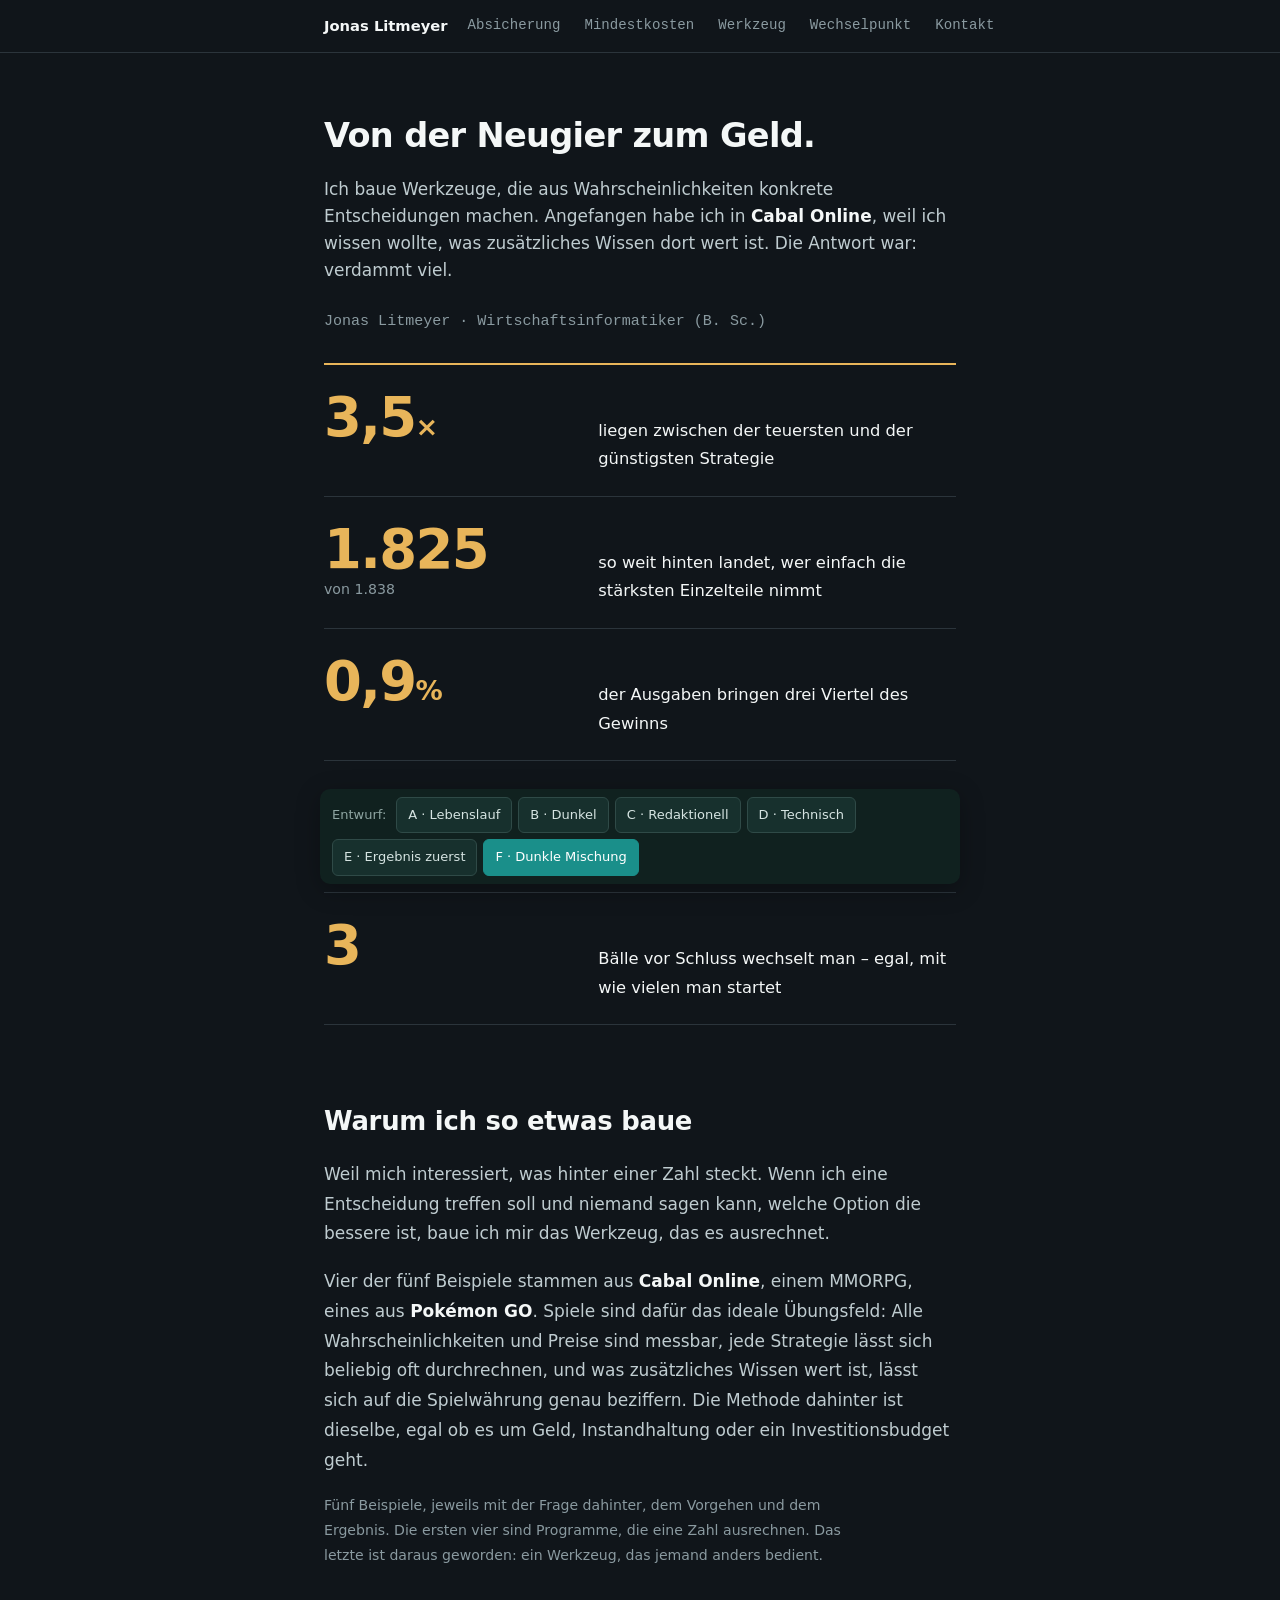
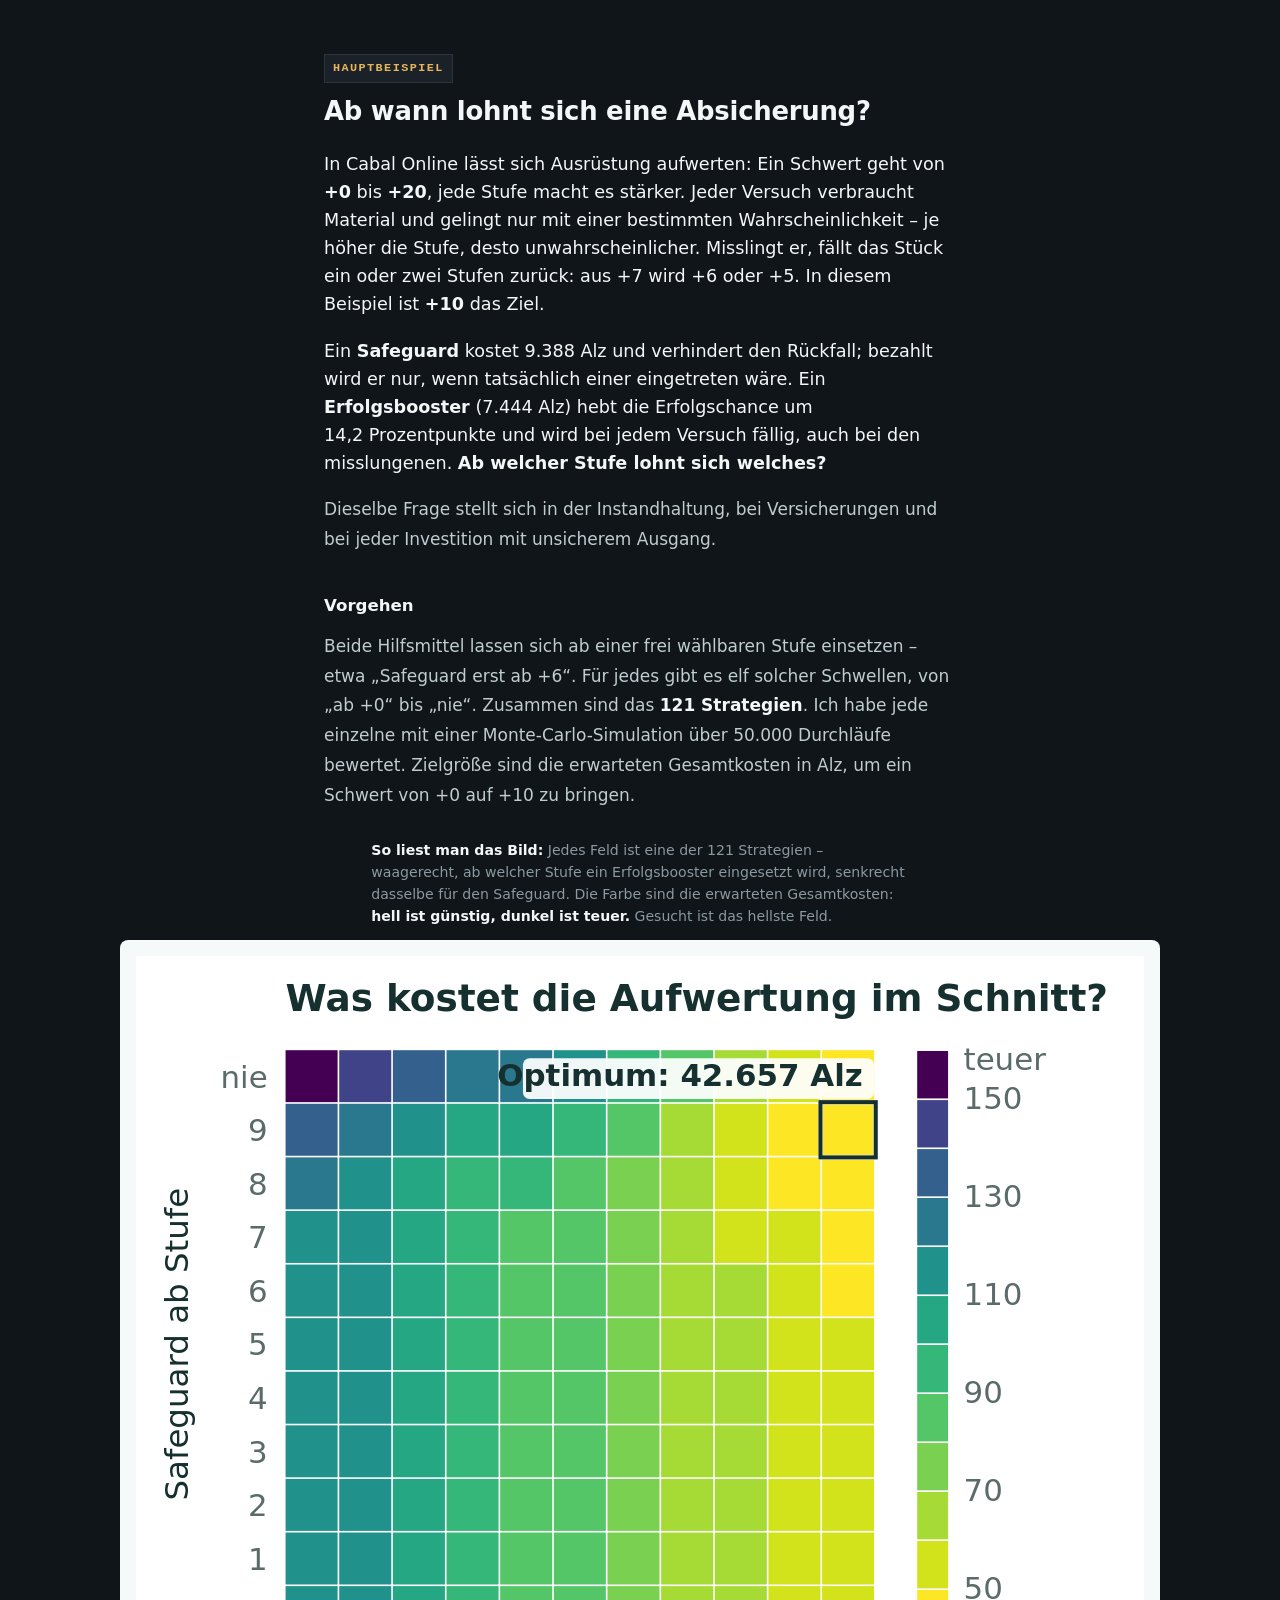
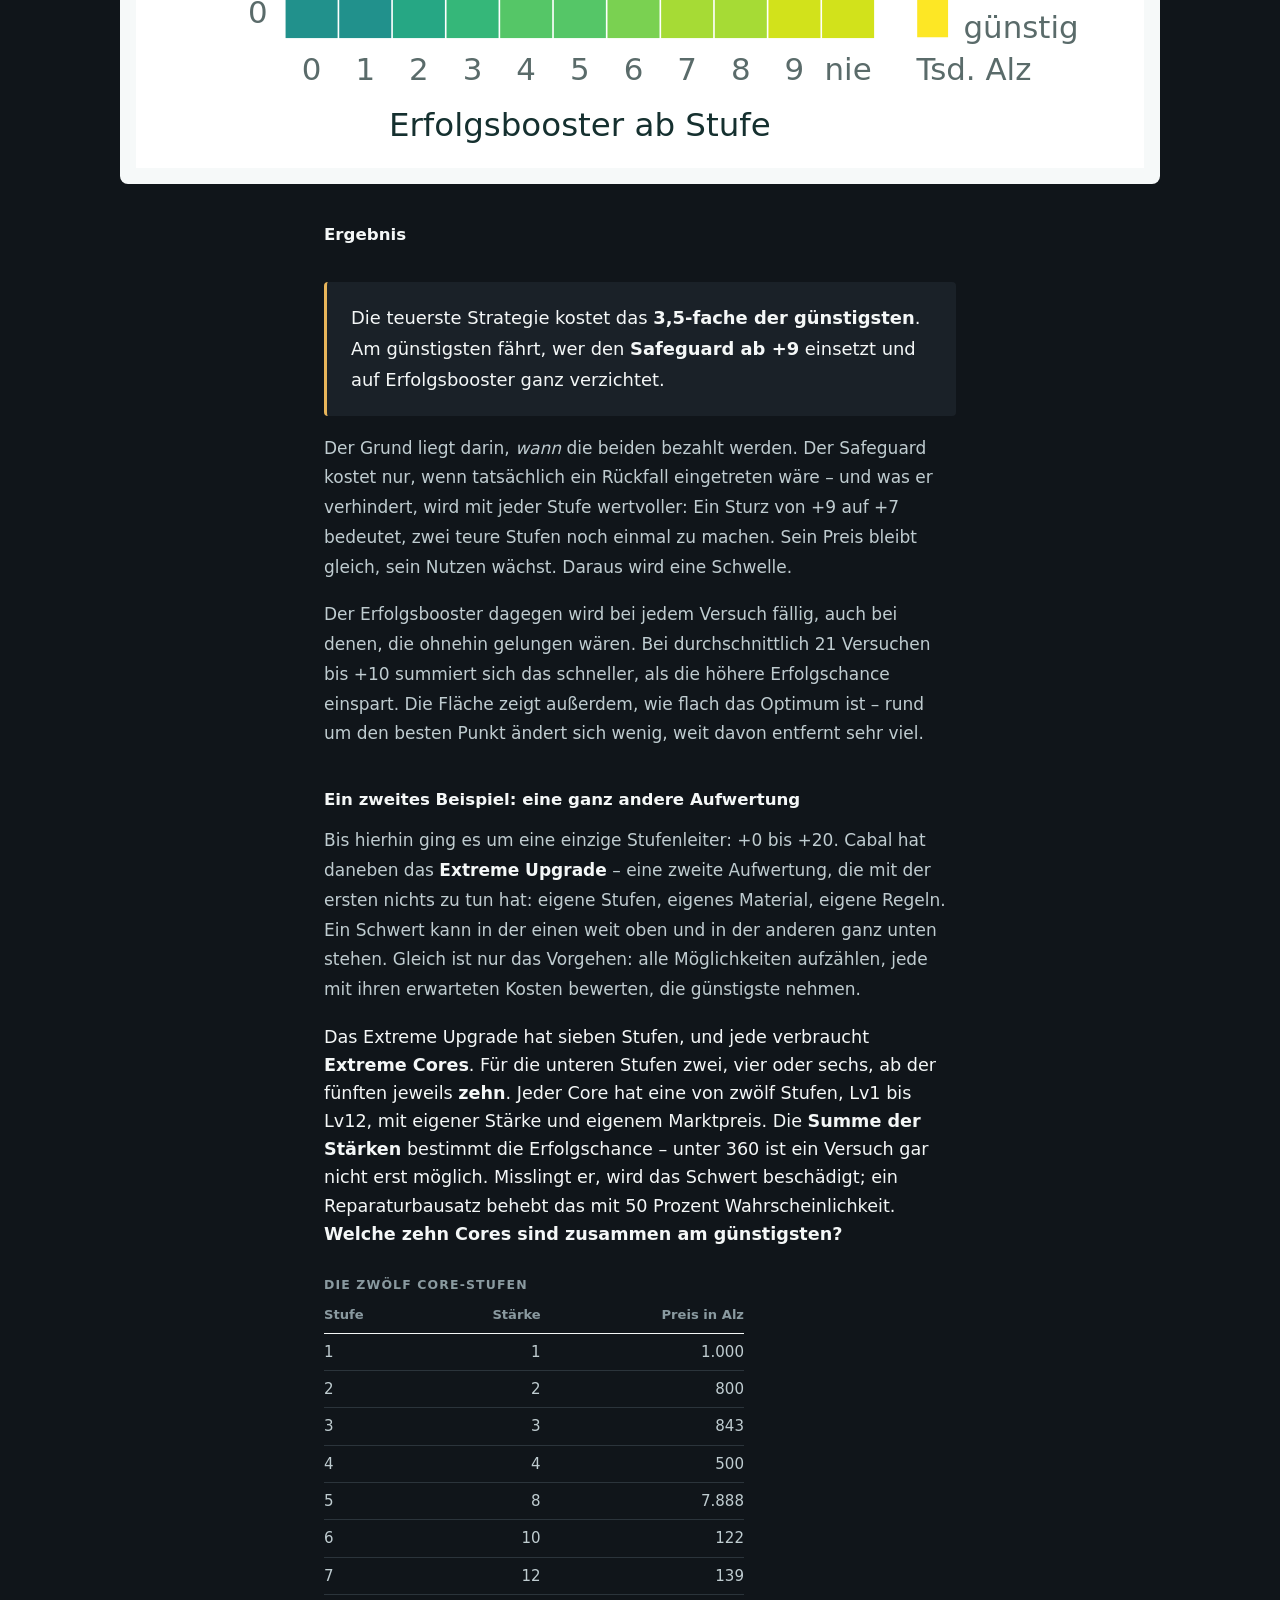
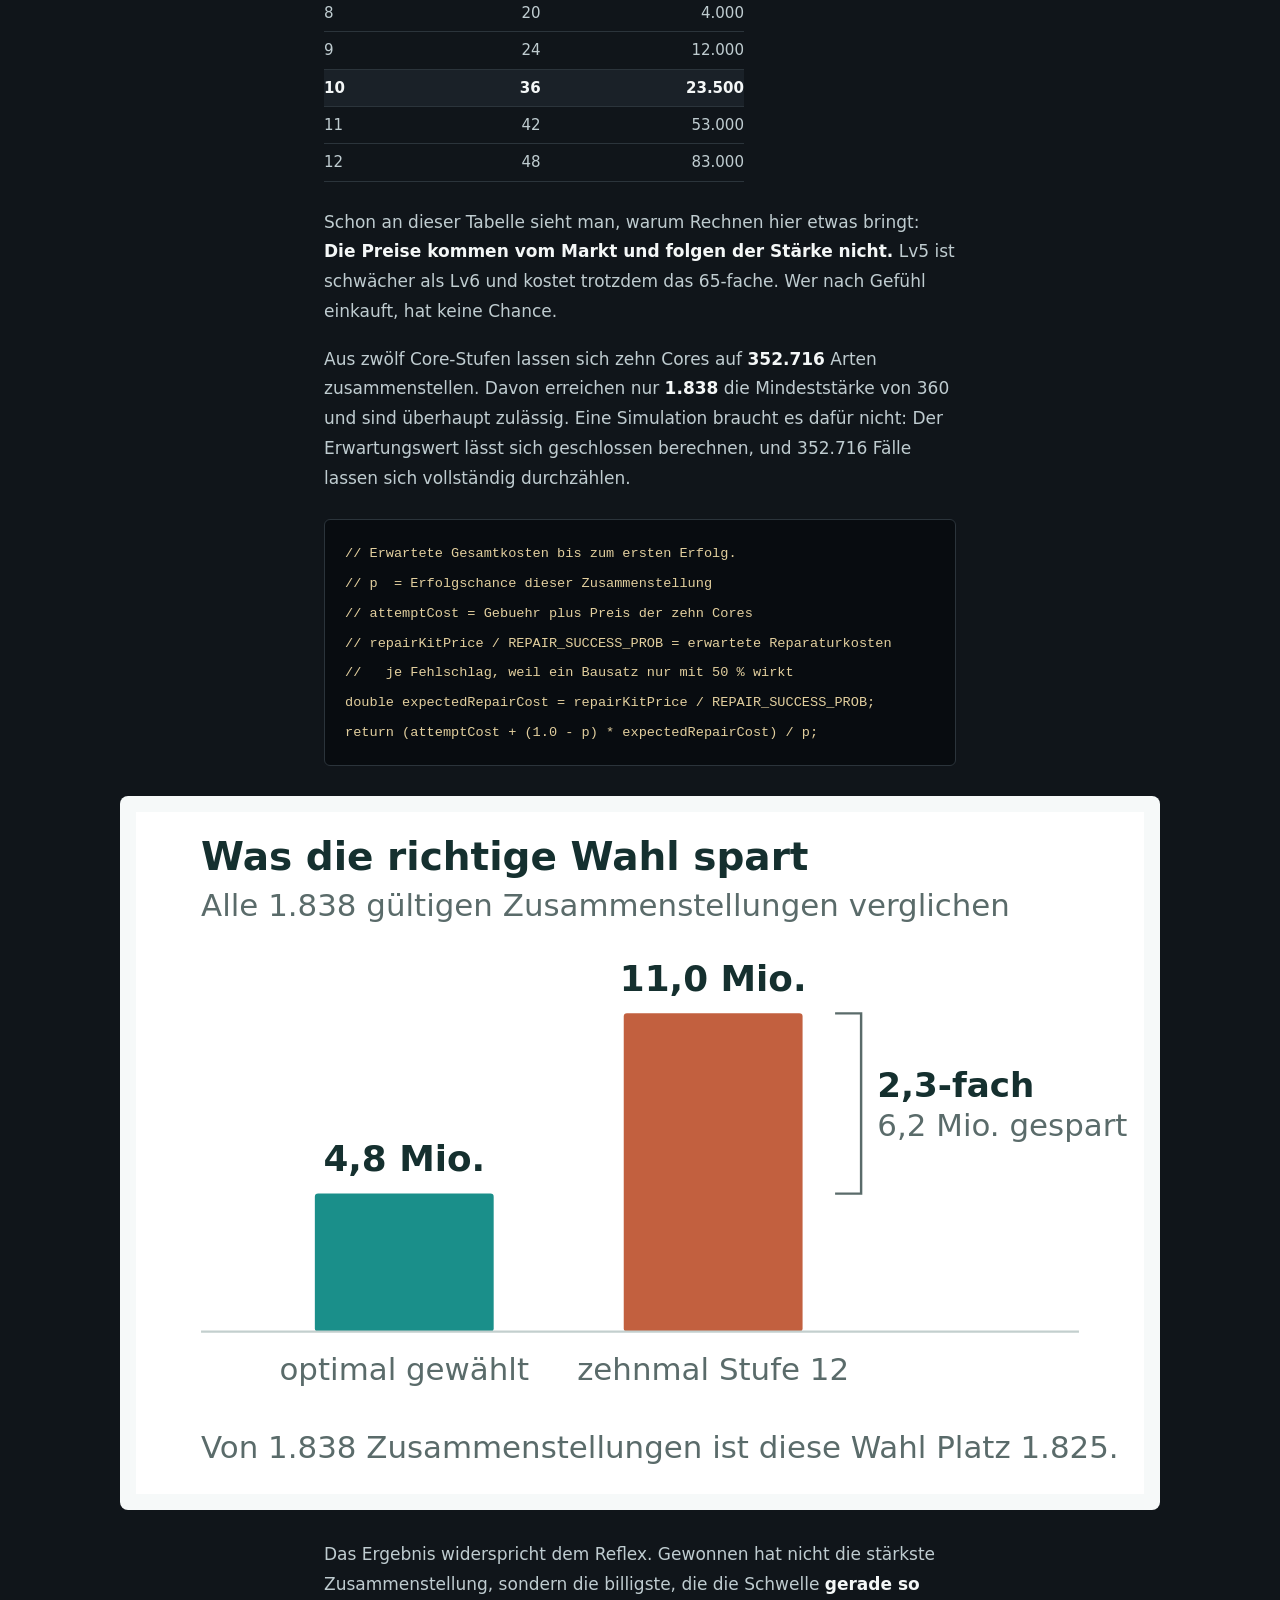
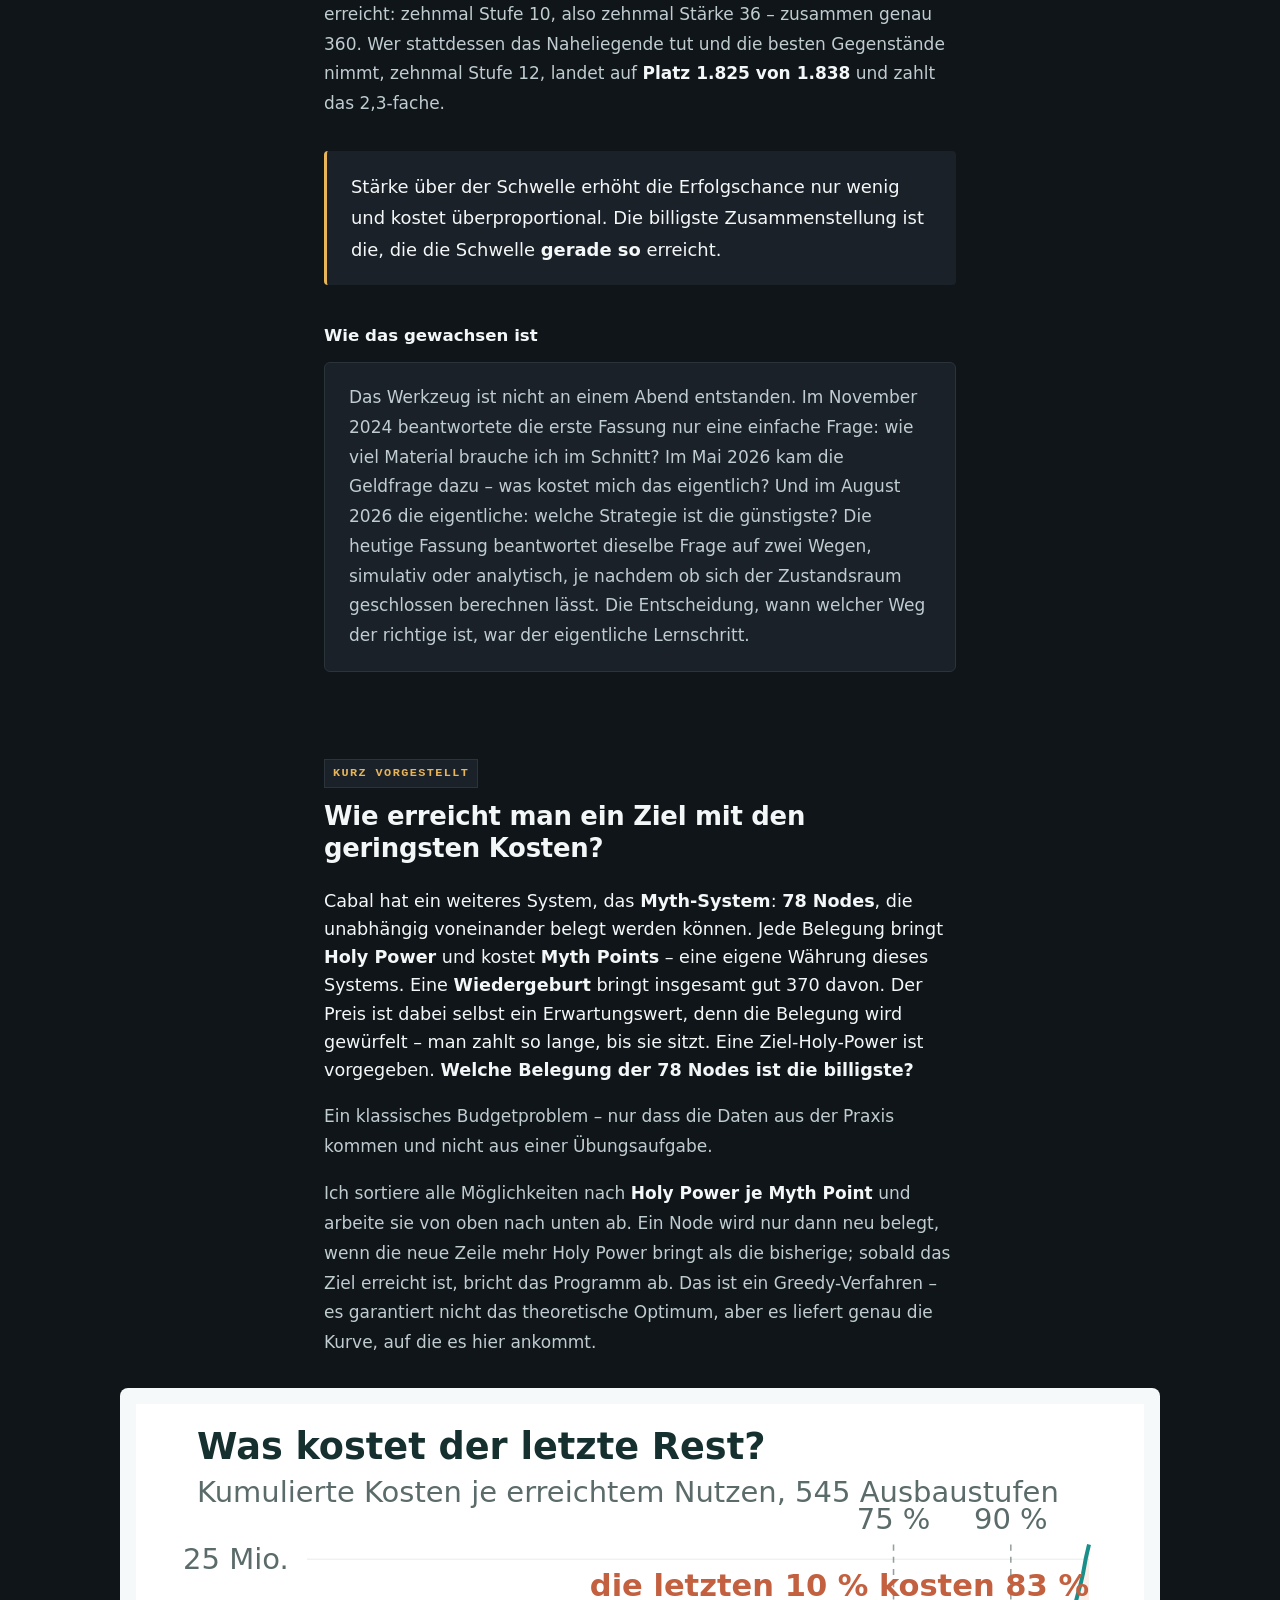
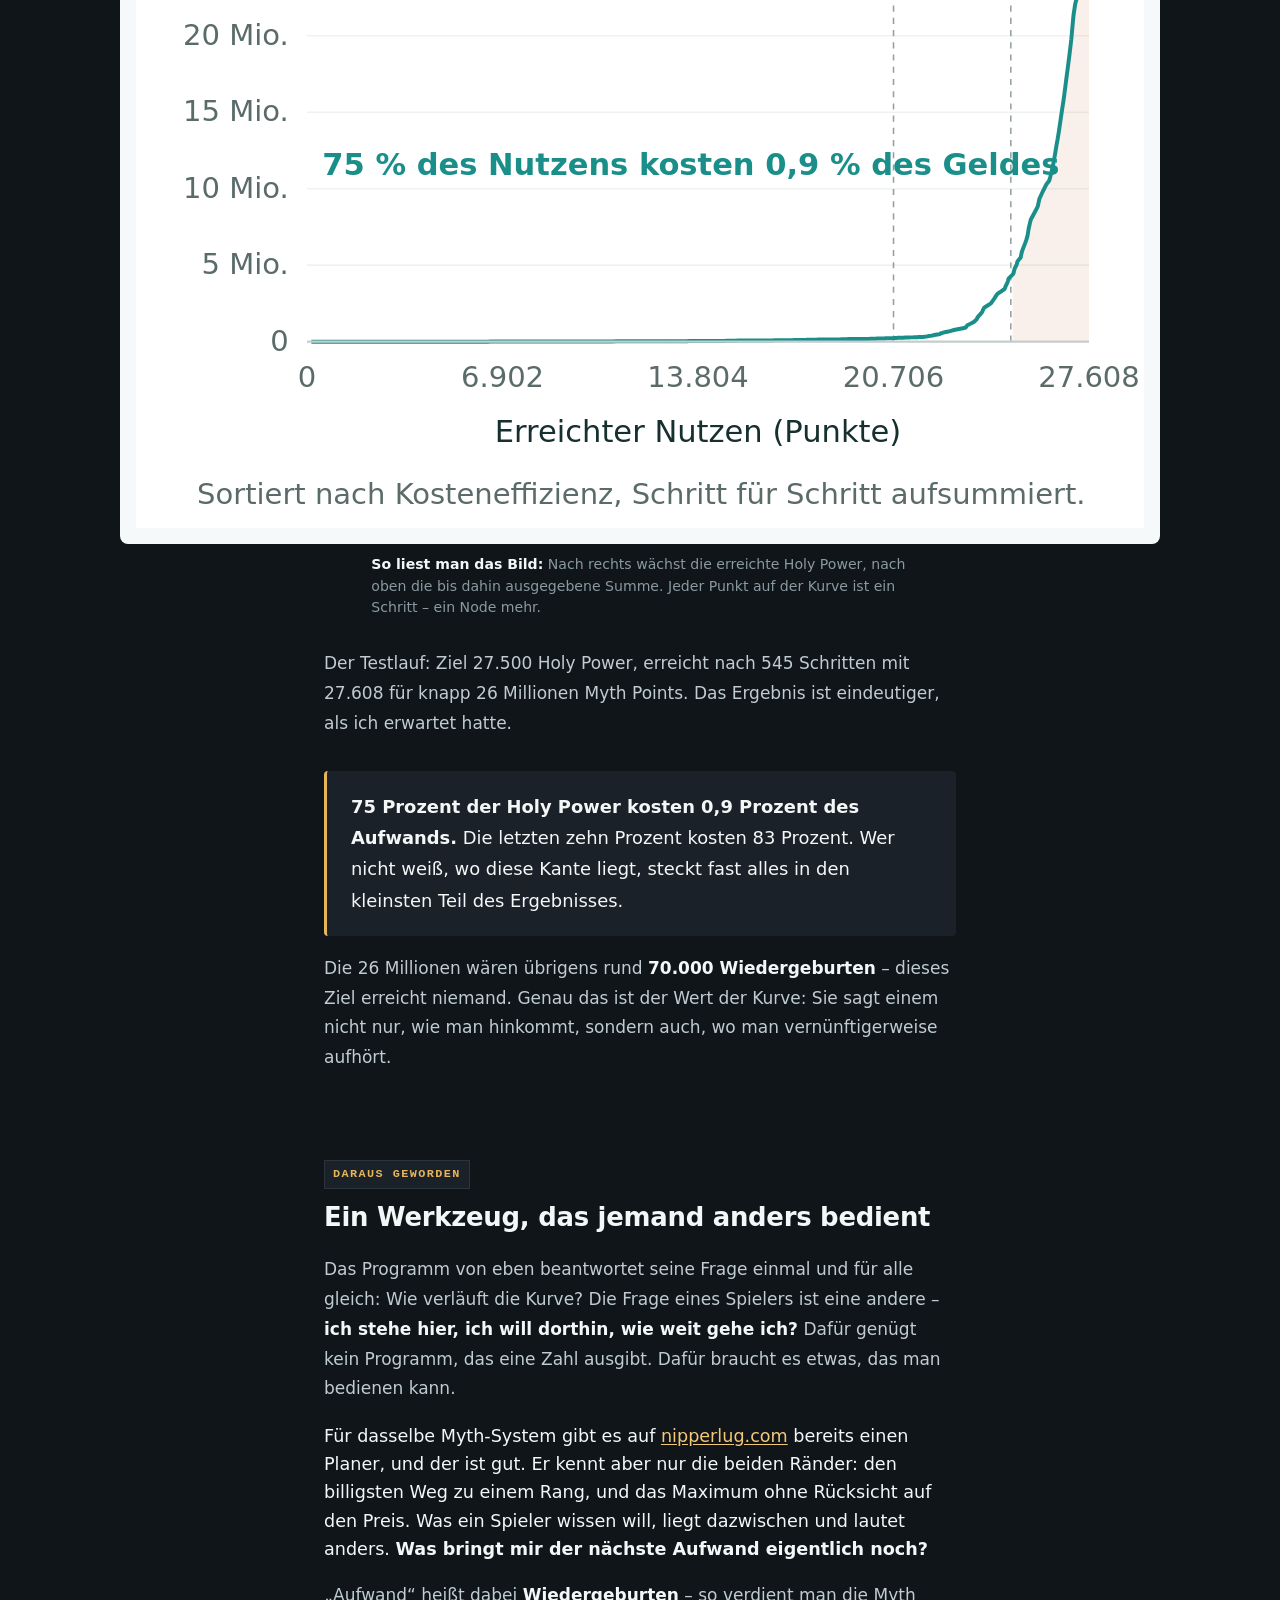
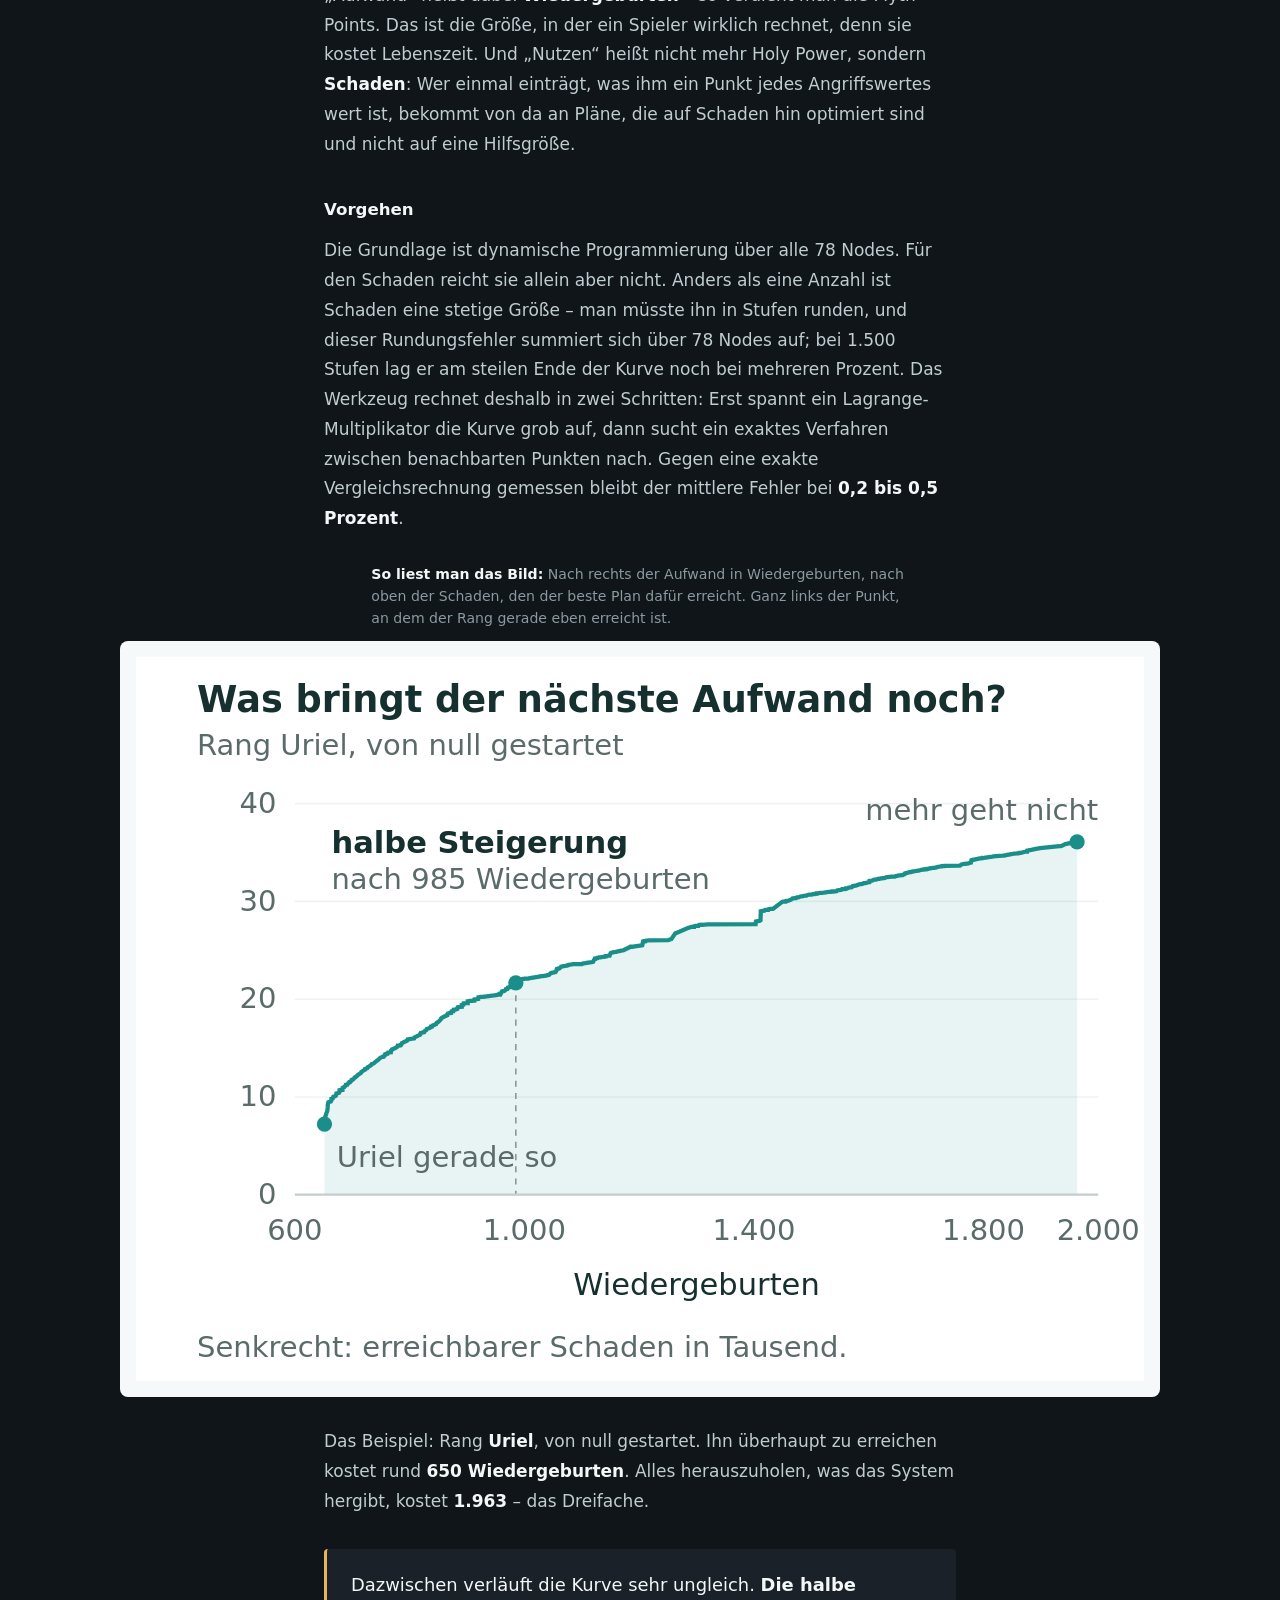
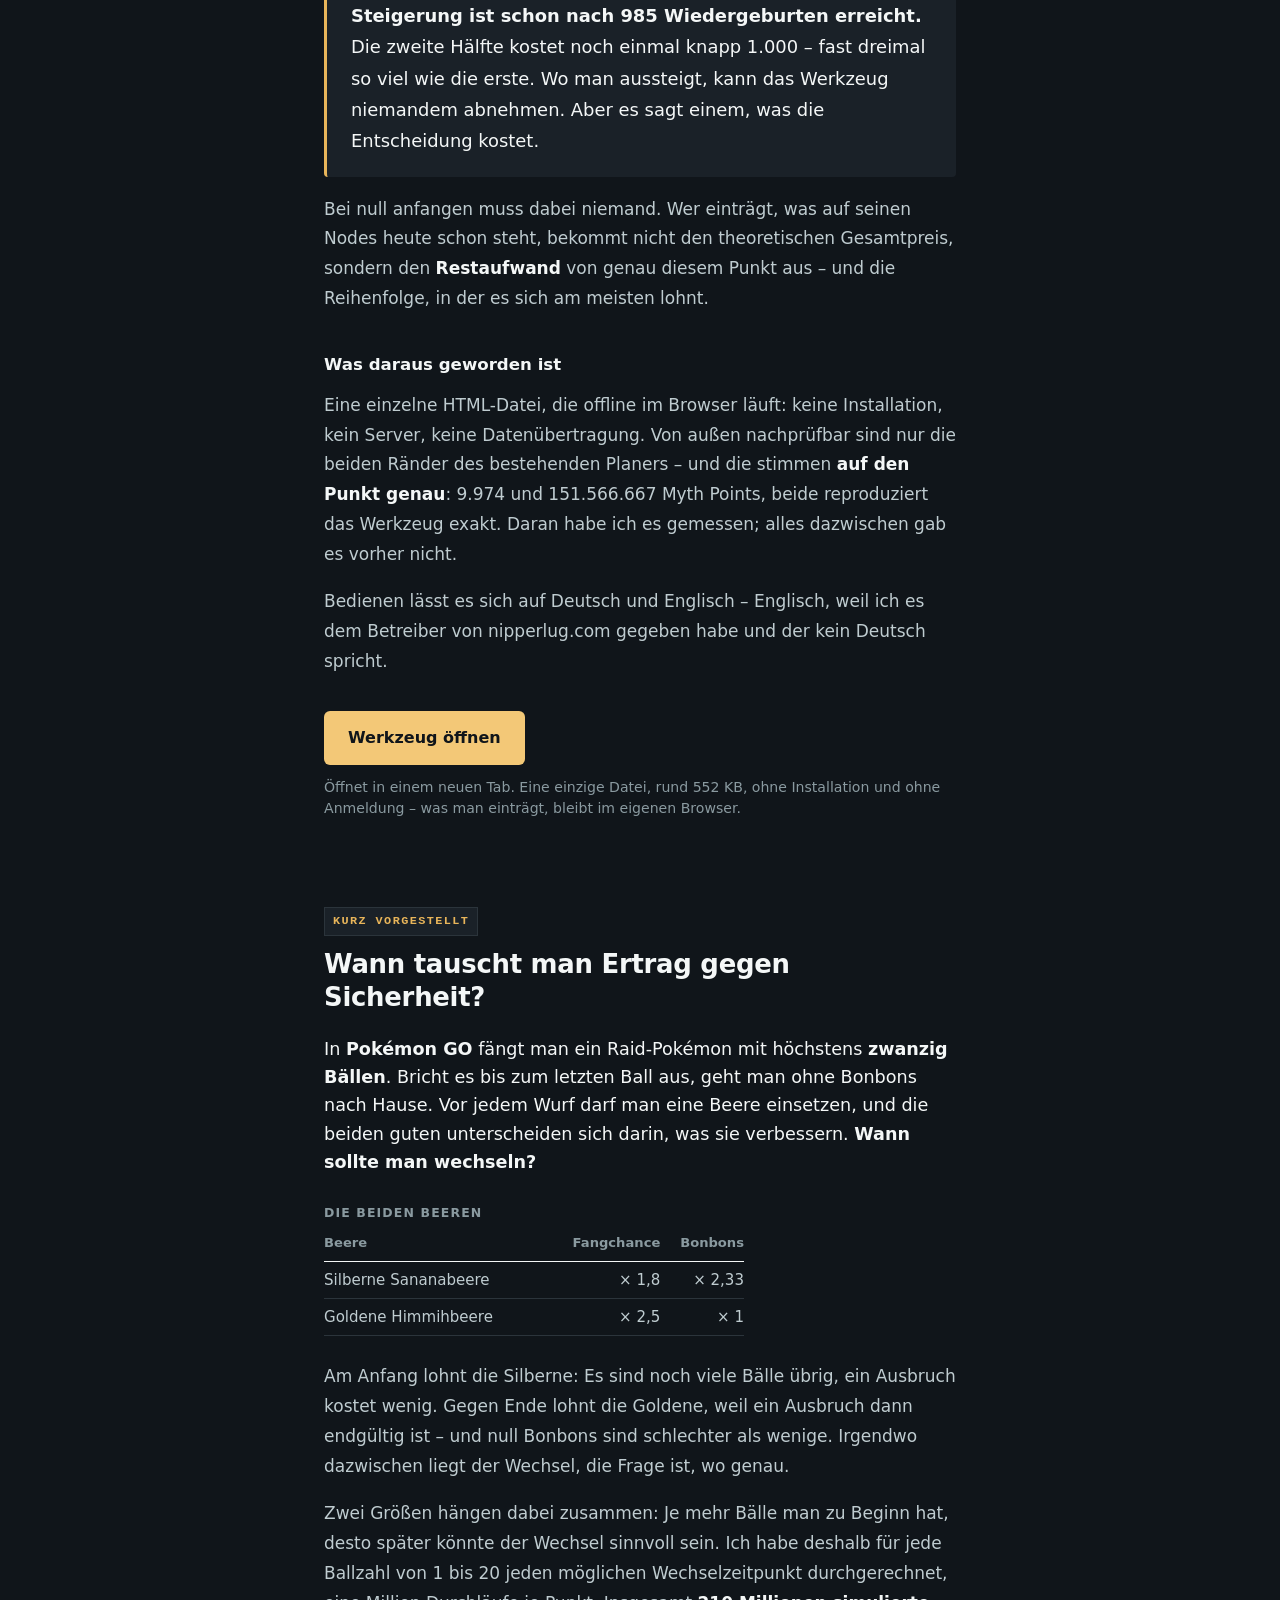
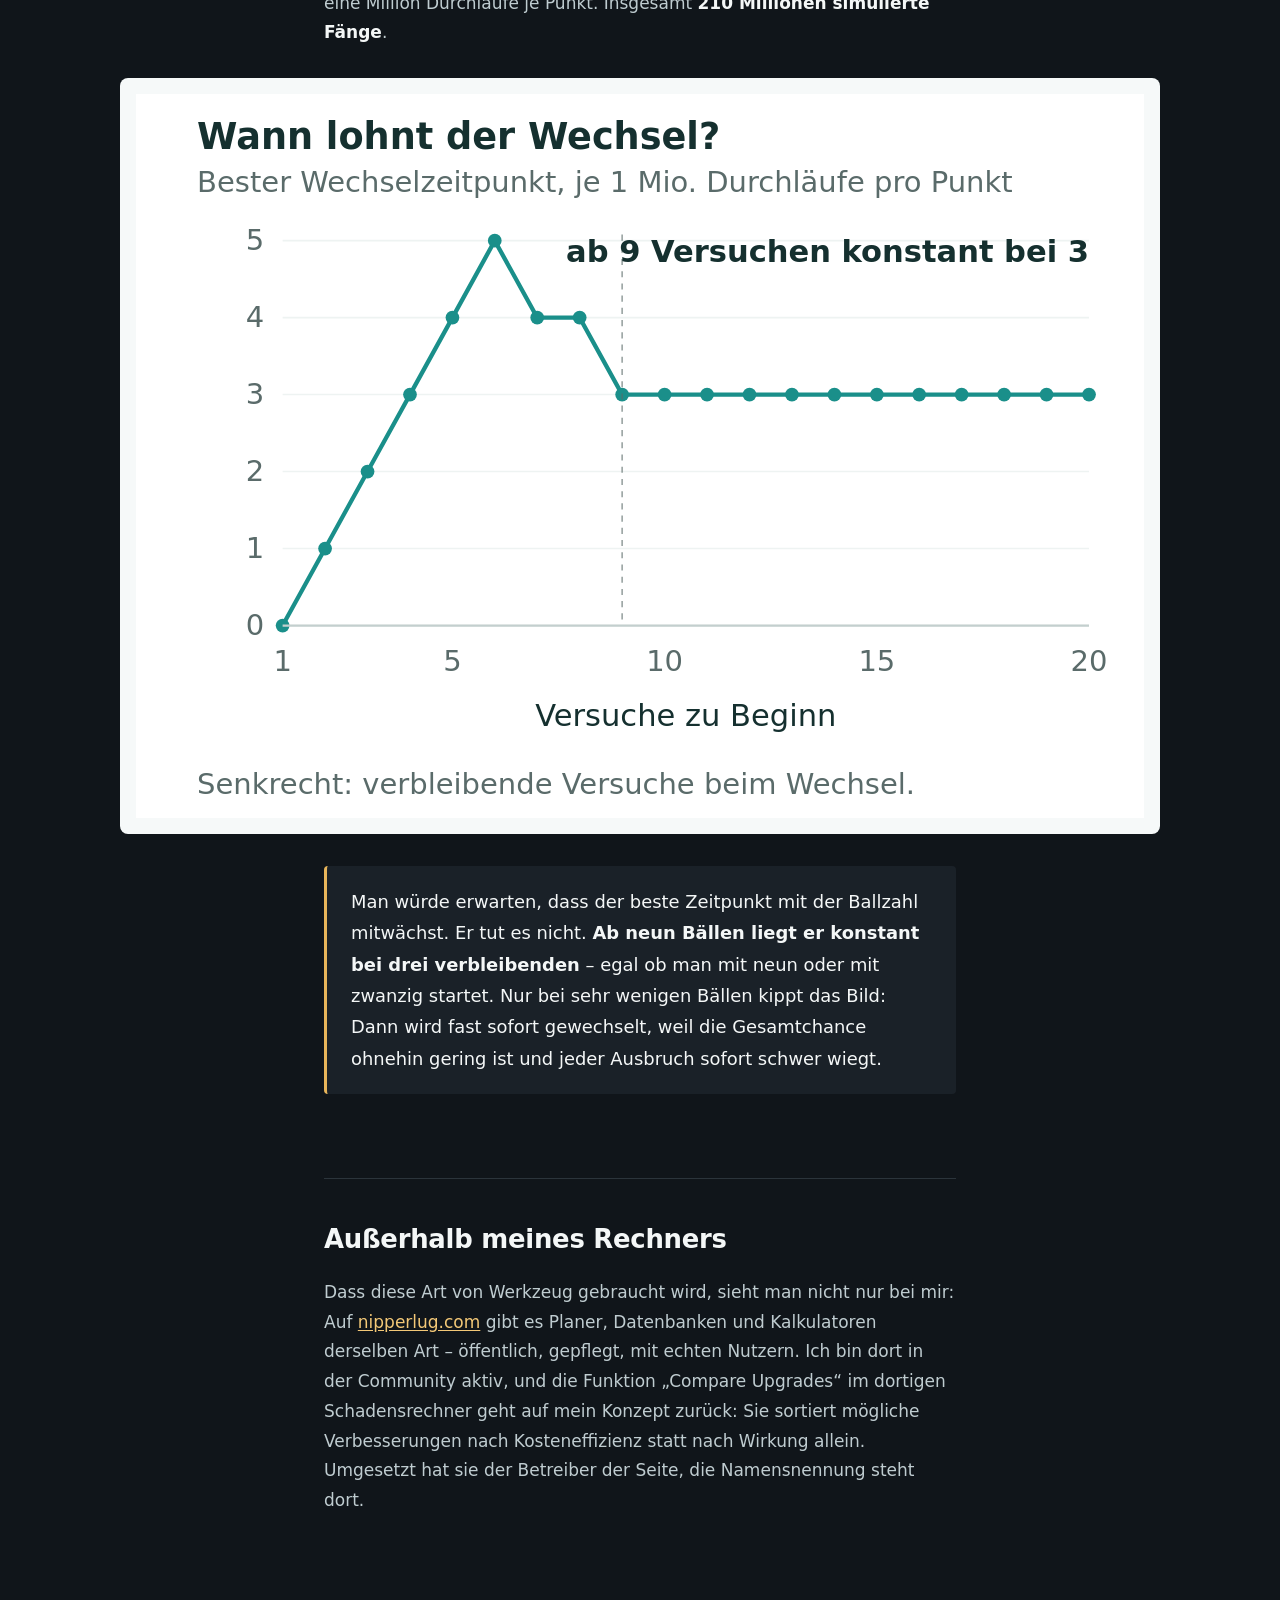
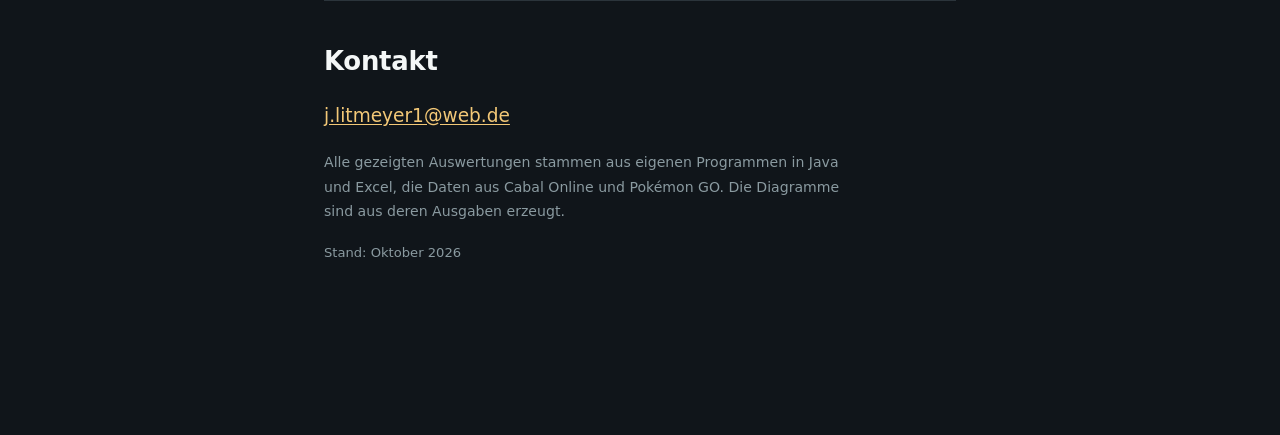
<file: index.html>
<!doctype html>
<html lang="de">
<head>
<meta charset="utf-8">
<meta name="viewport" content="width=device-width, initial-scale=1">
<title>Jonas Litmeyer – Datenanalyse und Simulation</title>
<meta name="description" content="Werkzeuge, die aus Wahrscheinlichkeiten konkrete Entscheidungen machen. Fünf Fallbeispiele aus eigener Entwicklung.">
<!-- Die Seite soll NICHT über Google gefunden werden, sondern nur über
     den Link in Bewerbungen. Wichtig: robots.txt darf das Einlesen NICHT
     verbieten - sonst liest die Suchmaschine diese Zeile hier gar nicht
     und nimmt die Adresse trotzdem auf, wenn sie anderswo verlinkt ist. -->
<meta name="robots" content="noindex, nofollow">

<link rel="icon" href="favicon.svg" type="image/svg+xml">
<link rel="stylesheet" href="stil-f.css" id="seitenstil">

<!-- =====================================================================
     LINK-VORSCHAU
     Hiervon haengt ab, wie die Seite aussieht, wenn jemand den Link in
     Mail, Slack, Teams, WhatsApp oder LinkedIn weitergibt.

     >>> WICHTIG: Sobald die Domain feststeht, hier beide Adressen
     >>> anpassen. Eine relative Angabe genuegt den meisten Diensten
     >>> nicht - es muss die vollstaendige Adresse sein.
     ===================================================================== -->
<meta property="og:type" content="website">
<meta property="og:locale" content="de_DE">
<meta property="og:site_name" content="Jonas Litmeyer">
<meta property="og:title" content="Von der Neugier zum Geld.">
<meta property="og:description" content="Werkzeuge, die aus Wahrscheinlichkeiten konkrete Entscheidungen machen. Fünf Fallbeispiele aus eigener Entwicklung.">
<meta property="og:url" content="https://jonas-litmeyer.de/">
<meta property="og:image" content="https://jonas-litmeyer.de/vorschaubild.png">
<meta property="og:image:width" content="1200">
<meta property="og:image:height" content="630">
<meta property="og:image:alt" content="Zwei Balken im Vergleich: optimal gewaehlt 4,8 Millionen, mittelmaessig gewaehlt 9,2 Millionen.">
<meta name="twitter:card" content="summary_large_image">
</head>
<body>

<!-- =====================================================================
     ANKERLEISTE - bleibt beim Scrollen oben stehen.
     Die Eintraege zeigen auf die id="..." der jeweiligen Abschnitte.
     Neuer Eintrag: hier eine Zeile ergaenzen, beim Abschnitt eine id setzen.
     ===================================================================== -->
<nav class="anker" aria-label="Abschnitte dieser Seite">
  <div class="spalte anker-zeile">
    <a class="anker-name" href="#oben">Jonas Litmeyer</a>
    <ul class="anker-liste">
      <li><a href="#absicherung">Absicherung</a></li>
      <li><a href="#mindestkosten">Mindestkosten</a></li>
      <li><a href="#werkzeug">Werkzeug</a></li>
      <li><a href="#wechsel">Wechselpunkt</a></li>
      <li><a href="#kontakt">Kontakt</a></li>
    </ul>
  </div>
</nav>

<!-- =====================================================================
     EINSTIEG
     ===================================================================== -->
<header class="einstieg" id="oben">
  <div class="spalte">
    <h1>Von der Neugier zum Geld.</h1>
    <p class="lead">
      Ich baue Werkzeuge, die aus Wahrscheinlichkeiten konkrete Entscheidungen machen.
      Angefangen habe ich in <strong>Cabal Online</strong>, weil ich wissen wollte, was
      zusätzliches Wissen dort wert ist. Die Antwort war: verdammt viel.
    </p>
    <p class="name">Jonas Litmeyer &middot; Wirtschaftsinformatiker (B.&nbsp;Sc.)</p>
  </div>
</header>

<main class="spalte">

<!-- =====================================================================
     KURZFASSUNG - die vier Ergebnisse, bevor irgendetwas erklärt wird.
     Die Zahlen stehen weiter unten im jeweiligen Abschnitt noch einmal.
     ===================================================================== -->
<section class="ueberblick" aria-label="Die Ergebnisse auf einen Blick">
  <ol class="ergebnisse">
    <li>
      <a href="#absicherung">
        <span class="zahl">3,5<span class="mal">×</span></span>
        <span class="satz">liegen zwischen der teuersten und der günstigsten Strategie</span>
      </a>
    </li>
    <li>
      <a href="#zusammenstellung">
        <span class="zahl">1.825<span class="von">von 1.838</span></span>
        <span class="satz">so weit hinten landet, wer einfach die stärksten Einzelteile nimmt</span>
      </a>
    </li>
    <li>
      <a href="#mindestkosten">
        <span class="zahl">0,9<span class="mal">%</span></span>
        <span class="satz">der Ausgaben bringen drei Viertel des Gewinns</span>
      </a>
    </li>
    <li>
      <a href="#werkzeug">
        <span class="zahl">2,9<span class="mal">×</span></span>
        <span class="satz">so teuer ist die zweite Hälfte der Schadenssteigerung wie die erste</span>
      </a>
    </li>
    <li>
      <a href="#wechsel">
        <span class="zahl">3</span>
        <span class="satz">Bälle vor Schluss wechselt man – egal, mit wie vielen man startet</span>
      </a>
    </li>
  </ol>
</section>

<!-- =====================================================================
     PERSÖNLICHER EINSTIEG
     ===================================================================== -->
<section class="warum" id="warum">
  <h2>Warum ich so etwas baue</h2>

  <p>
    Weil mich interessiert, was hinter einer Zahl steckt. Wenn ich eine Entscheidung treffen soll
    und niemand sagen kann, welche Option die bessere ist, baue ich mir das Werkzeug, das es
    ausrechnet.
  </p>

  <p>
    Vier der fünf Beispiele stammen aus <strong>Cabal Online</strong>, einem MMORPG, eines aus
    <strong>Pokémon&nbsp;GO</strong>. Spiele sind dafür das ideale Übungsfeld: Alle
    Wahrscheinlichkeiten und Preise sind messbar, jede Strategie lässt sich beliebig oft
    durchrechnen, und was zusätzliches Wissen wert ist, lässt sich auf die Spielwährung genau
    beziffern. Die Methode dahinter ist dieselbe, egal ob es um Geld, Instandhaltung oder ein
    Investitionsbudget geht.
  </p>

  <p class="klein">
    Fünf Beispiele, jeweils mit der Frage dahinter, dem Vorgehen und dem Ergebnis. Die ersten
    vier sind Programme, die eine Zahl ausrechnen. Das letzte ist daraus geworden: ein
    Werkzeug, das jemand anders bedient.
  </p>
</section>

<!-- =====================================================================
     HAUPTSTÜCK
     ===================================================================== -->
<section id="absicherung">
  <p class="kicker">Hauptbeispiel</p>
  <h2>Ab wann lohnt sich eine Absicherung?</h2>

  <p class="frage">
    In Cabal Online lässt sich Ausrüstung aufwerten: Ein Schwert geht von <strong>+0</strong>
    bis <strong>+20</strong>, jede Stufe macht es stärker. Jeder Versuch verbraucht Material und
    gelingt nur mit einer bestimmten Wahrscheinlichkeit – je höher die Stufe, desto
    unwahrscheinlicher. Misslingt er, fällt das Stück ein oder zwei Stufen zurück: aus +7 wird
    +6 oder +5. In diesem Beispiel ist <strong>+10</strong> das Ziel.
  </p>

  <p class="frage">
    Ein <strong>Safeguard</strong> kostet 9.388&nbsp;Alz und
    verhindert den Rückfall; bezahlt wird er nur, wenn tatsächlich einer eingetreten wäre. Ein
    <strong>Erfolgsbooster</strong> (7.444&nbsp;Alz) hebt die
    Erfolgschance um 14,2&nbsp;Prozentpunkte und
    wird bei jedem Versuch fällig, auch bei den misslungenen.
    <strong>Ab welcher Stufe lohnt sich welches?</strong>
  </p>

  <p>
    Dieselbe Frage stellt sich in der Instandhaltung, bei Versicherungen und bei jeder
    Investition mit unsicherem Ausgang.
  </p>

  <h3>Vorgehen</h3>
  <p>
    Beide Hilfsmittel lassen sich ab einer frei wählbaren Stufe einsetzen – etwa „Safeguard
    erst ab +6“. Für jedes gibt es elf solcher Schwellen, von „ab +0“ bis „nie“. Zusammen sind
    das <strong>121 Strategien</strong>. Ich habe jede einzelne mit einer Monte-Carlo-Simulation
    über 50.000 Durchläufe bewertet. Zielgröße sind die erwarteten Gesamtkosten in Alz, um ein
    Schwert von +0 auf +10 zu bringen.
  </p>

  <figure>
    <figcaption class="davor">
      <strong>So liest man das Bild:</strong> Jedes Feld ist eine der 121 Strategien – waagerecht,
      ab welcher Stufe ein Erfolgsbooster eingesetzt wird, senkrecht dasselbe für den Safeguard. Die Farbe
      sind die erwarteten Gesamtkosten: <strong>hell ist günstig, dunkel ist teuer.</strong>
      Gesucht ist das hellste Feld.
    </figcaption>
    <img src="heatmap-aufwertungskosten.svg" alt="Heatmap der erwarteten Gesamtkosten für alle 121 Strategien. Am günstigsten ist Safeguard ab +9 ohne Erfolgsbooster, 42.657 Alz.">
  </figure>

  <h3>Ergebnis</h3>
  <p class="ergebnis">
    Die teuerste Strategie kostet das <strong>3,5-fache der günstigsten</strong>. Am günstigsten
    fährt, wer den <strong>Safeguard ab +9</strong> einsetzt und auf Erfolgsbooster ganz verzichtet.
  </p>

  <p>
    Der Grund liegt darin, <em>wann</em> die beiden bezahlt werden. Der Safeguard kostet nur,
    wenn tatsächlich ein Rückfall eingetreten wäre – und was er verhindert, wird mit jeder Stufe
    wertvoller: Ein Sturz von +9 auf +7 bedeutet, zwei teure Stufen noch einmal zu machen.
    Sein Preis bleibt gleich, sein Nutzen wächst. Daraus wird eine Schwelle.
  </p>

  <p>
    Der Erfolgsbooster dagegen wird bei jedem Versuch fällig, auch bei denen, die ohnehin gelungen wären.
    Bei durchschnittlich 21 Versuchen bis +10 summiert sich das schneller, als die höhere
    Erfolgschance einspart. Die Fläche zeigt außerdem, wie flach das Optimum ist – rund um
    den besten Punkt ändert sich wenig, weit davon entfernt sehr viel.
  </p>

  <h3 id="zusammenstellung">Ein zweites Beispiel: eine ganz andere Aufwertung</h3>

  <p>
    Bis hierhin ging es um eine einzige Stufenleiter: +0 bis +20. Cabal hat daneben das
    <strong>Extreme Upgrade</strong> – eine zweite Aufwertung, die mit der ersten nichts zu tun
    hat: eigene Stufen, eigenes Material, eigene Regeln. Ein Schwert kann in der einen weit oben
    und in der anderen ganz unten stehen. Gleich ist nur das Vorgehen: alle Möglichkeiten
    aufzählen, jede mit ihren erwarteten Kosten bewerten, die günstigste nehmen.
  </p>

  <p class="frage">
    Das Extreme Upgrade hat sieben Stufen, und jede verbraucht <strong>Extreme Cores</strong>.
    Für die unteren Stufen zwei, vier oder sechs, ab der fünften jeweils <strong>zehn</strong>.
    Jeder Core hat eine von zwölf Stufen, Lv1 bis Lv12, mit eigener Stärke und eigenem
    Marktpreis. Die <strong>Summe der Stärken</strong> bestimmt die Erfolgschance – unter 360
    ist ein Versuch gar nicht erst möglich. Misslingt er, wird das Schwert beschädigt; ein
    Reparaturbausatz behebt das mit 50&nbsp;Prozent Wahrscheinlichkeit.
    <strong>Welche zehn Cores sind zusammen am günstigsten?</strong>
  </p>

  <table class="stufen">
    <caption>Die zwölf Core-Stufen</caption>
    <thead>
      <tr><th scope="col">Stufe</th><th scope="col">Stärke</th><th scope="col">Preis in Alz</th></tr>
    </thead>
    <tbody>
      <tr><td>1</td><td>1</td><td>1.000</td></tr>
      <tr><td>2</td><td>2</td><td>800</td></tr>
      <tr><td>3</td><td>3</td><td>843</td></tr>
      <tr><td>4</td><td>4</td><td>500</td></tr>
      <tr><td>5</td><td>8</td><td>7.888</td></tr>
      <tr><td>6</td><td>10</td><td>122</td></tr>
      <tr><td>7</td><td>12</td><td>139</td></tr>
      <tr><td>8</td><td>20</td><td>4.000</td></tr>
      <tr><td>9</td><td>24</td><td>12.000</td></tr>
      <tr class="hervor"><td>10</td><td>36</td><td>23.500</td></tr>
      <tr><td>11</td><td>42</td><td>53.000</td></tr>
      <tr><td>12</td><td>48</td><td>83.000</td></tr>
    </tbody>
  </table>

  <p>
    Schon an dieser Tabelle sieht man, warum Rechnen hier etwas bringt: <strong>Die Preise
    kommen vom Markt und folgen der Stärke nicht.</strong> Lv5 ist schwächer als Lv6
    und kostet trotzdem das 65-fache. Wer nach Gefühl einkauft, hat keine Chance.
  </p>

  <p>
    Aus zwölf Core-Stufen lassen sich zehn Cores auf <strong>352.716</strong> Arten
    zusammenstellen. Davon erreichen nur <strong>1.838</strong> die Mindeststärke von 360 und
    sind überhaupt zulässig. Eine Simulation braucht es dafür nicht: Der Erwartungswert lässt
    sich geschlossen berechnen, und 352.716 Fälle lassen sich vollständig durchzählen.
  </p>

<pre><code>// Erwartete Gesamtkosten bis zum ersten Erfolg.
// p  = Erfolgschance dieser Zusammenstellung
// attemptCost = Gebuehr plus Preis der zehn Cores
// repairKitPrice / REPAIR_SUCCESS_PROB = erwartete Reparaturkosten
//   je Fehlschlag, weil ein Bausatz nur mit 50 % wirkt
double expectedRepairCost = repairKitPrice / REPAIR_SUCCESS_PROB;
return (attemptCost + (1.0 - p) * expectedRepairCost) / p;</code></pre>

  <figure>
    <img src="diagramm-beste-wahl.svg" alt="Balkenvergleich: optimale Zusammenstellung 4,8 Millionen gegenüber zehnmal Stufe 12 mit 11,0 Millionen.">
  </figure>

  <p>
    Das Ergebnis widerspricht dem Reflex. Gewonnen hat nicht die stärkste Zusammenstellung,
    sondern die billigste, die die Schwelle <strong>gerade so</strong> erreicht: zehnmal
    Stufe 10, also zehnmal Stärke 36 – zusammen genau 360. Wer stattdessen das Naheliegende
    tut und die besten Gegenstände nimmt, zehnmal Stufe 12, landet auf
    <strong>Platz 1.825 von 1.838</strong> und zahlt das 2,3-fache.
  </p>

  <p class="ergebnis">
    Stärke über der Schwelle erhöht die Erfolgschance nur wenig und kostet überproportional.
    Die billigste Zusammenstellung ist die, die die Schwelle <strong>gerade so</strong> erreicht.
  </p>

  <h3>Wie das gewachsen ist</h3>
  <p class="verlauf">
    Das Werkzeug ist nicht an einem Abend entstanden. Im November 2024 beantwortete die erste
    Fassung nur eine einfache Frage: wie viel Material brauche ich im Schnitt? Im Mai 2026 kam
    die Geldfrage dazu – was kostet mich das eigentlich? Und im August 2026 die eigentliche:
    welche Strategie ist die günstigste? Die heutige Fassung beantwortet dieselbe Frage auf zwei
    Wegen, simulativ oder analytisch, je nachdem ob sich der Zustandsraum geschlossen berechnen
    lässt. Die Entscheidung, wann welcher Weg der richtige ist, war der eigentliche Lernschritt.
  </p>
</section>

<!-- =====================================================================
     KURZPROFIL 1
     ===================================================================== -->
<section id="mindestkosten">
  <p class="kicker">Kurz vorgestellt</p>
  <h2>Wie erreicht man ein Ziel mit den geringsten Kosten?</h2>

  <p class="frage">
    Cabal hat ein weiteres System, das <strong>Myth-System</strong>: <strong>78 Nodes</strong>,
    die unabhängig voneinander belegt werden können. Jede Belegung bringt
    <strong>Holy Power</strong> und kostet <strong>Myth Points</strong> – eine eigene Währung
    dieses Systems. Eine <strong>Wiedergeburt</strong> bringt insgesamt gut 370 davon.
    Der Preis ist dabei selbst ein Erwartungswert, denn die Belegung wird
    gewürfelt – man zahlt so lange, bis sie sitzt. Eine Ziel-Holy-Power ist vorgegeben.
    <strong>Welche Belegung der 78 Nodes ist die billigste?</strong>
  </p>

  <p>
    Ein klassisches Budgetproblem – nur dass die Daten aus der Praxis kommen und nicht aus einer
    Übungsaufgabe.
  </p>

  <p>
    Ich sortiere alle Möglichkeiten nach <strong>Holy Power je Myth Point</strong> und arbeite sie
    von oben nach unten ab. Ein Node wird nur dann neu belegt, wenn die neue Zeile mehr Holy
    Power bringt als die bisherige; sobald das Ziel erreicht ist, bricht das Programm ab. Das
    ist ein Greedy-Verfahren – es garantiert nicht das theoretische Optimum, aber es liefert
    genau die Kurve, auf die es hier ankommt.
  </p>

  <figure>
    <img src="diagramm-kosten-nutzen.svg" alt="Kurve der kumulierten Kosten über den erreichten Nutzen. Bis 75 Prozent des Nutzens bleibt die Kurve flach, danach steigt sie steil an.">
    <figcaption>
      <strong>So liest man das Bild:</strong> Nach rechts wächst die erreichte Holy Power, nach
      oben die bis dahin ausgegebene Summe. Jeder Punkt auf der Kurve ist ein Schritt – ein
      Node mehr.
    </figcaption>
  </figure>

  <p>
    Der Testlauf: Ziel 27.500 Holy Power, erreicht nach 545 Schritten mit 27.608 für knapp
    26 Millionen Myth Points. Das Ergebnis ist eindeutiger, als ich erwartet hatte.
  </p>

  <p class="ergebnis">
    <strong>75 Prozent der Holy Power kosten 0,9 Prozent des Aufwands.</strong> Die letzten
    zehn Prozent kosten 83 Prozent. Wer nicht weiß, wo diese Kante liegt, steckt fast alles in
    den kleinsten Teil des Ergebnisses.
  </p>

  <p>
    Die 26 Millionen wären übrigens rund <strong>70.000 Wiedergeburten</strong> – dieses Ziel
    erreicht niemand. Genau das ist der Wert der Kurve: Sie sagt einem nicht nur, wie man
    hinkommt, sondern auch, wo man vernünftigerweise aufhört.
  </p>
</section>

<!-- =====================================================================
     DARAUS GEWORDEN - der Myth-Optimizer
     Steht bewusst direkt hinter "Mindestkosten": es ist dasselbe
     Myth-System, nur zu Ende gedacht.
     ===================================================================== -->
<section id="werkzeug">
  <p class="kicker">Daraus geworden</p>
  <h2>Ein Werkzeug, das jemand anders bedient</h2>

  <p>
    Das Programm von eben beantwortet seine Frage einmal und für alle gleich: Wie verläuft die
    Kurve? Die Frage eines Spielers ist eine andere – <strong>ich stehe hier, ich will dorthin,
    wie weit gehe ich?</strong> Dafür genügt kein Programm, das eine Zahl ausgibt. Dafür
    braucht es etwas, das man bedienen kann.
  </p>

  <p class="frage">
    Für dasselbe Myth-System gibt es auf
    <a href="https://nipperlug.com/myth-level-planner" rel="noopener">nipperlug.com</a> bereits
    einen Planer, und der ist gut. Er kennt aber nur die beiden Ränder: den billigsten Weg zu
    einem Rang, und das Maximum ohne Rücksicht auf den Preis. Was ein Spieler wissen will,
    liegt dazwischen und lautet anders.
    <strong>Was bringt mir der nächste Aufwand eigentlich noch?</strong>
  </p>

  <p>
    „Aufwand“ heißt dabei <strong>Wiedergeburten</strong> – so verdient man die Myth Points.
    Das ist die Größe, in der ein Spieler wirklich rechnet, denn sie kostet Lebenszeit.
    Und „Nutzen“ heißt nicht mehr Holy Power,
    sondern <strong>Schaden</strong>: Wer einmal einträgt, was ihm ein Punkt jedes
    Angriffswertes wert ist, bekommt von da an Pläne, die auf Schaden hin optimiert sind und
    nicht auf eine Hilfsgröße.
  </p>

  <h3>Vorgehen</h3>
  <p>
    Die Grundlage ist dynamische Programmierung über alle 78 Nodes. Für den Schaden reicht sie
    allein aber nicht. Anders als eine Anzahl ist Schaden eine stetige Größe – man müsste ihn
    in Stufen runden, und dieser Rundungsfehler summiert sich über 78 Nodes auf; bei 1.500
    Stufen lag er am steilen Ende der Kurve noch bei mehreren Prozent. Das Werkzeug rechnet
    deshalb in zwei Schritten: Erst spannt ein Lagrange-Multiplikator die Kurve grob auf, dann
    sucht ein exaktes Verfahren zwischen benachbarten Punkten nach. Gegen eine exakte
    Vergleichsrechnung gemessen bleibt der mittlere Fehler bei <strong>0,2 bis 0,5
    Prozent</strong>.
  </p>

  <figure>
    <figcaption class="davor">
      <strong>So liest man das Bild:</strong> Nach rechts der Aufwand in Wiedergeburten, nach
      oben der Schaden, den der beste Plan dafür erreicht. Ganz links der Punkt, an dem der
      Rang gerade eben erreicht ist.
    </figcaption>
    <img src="diagramm-aufwand.svg" alt="Kurve des erreichbaren Schadens über der Anzahl Wiedergeburten für den Rang Uriel. Sie steigt zunächst steil und flacht dann deutlich ab.">
  </figure>

  <p>
    Das Beispiel: Rang <strong>Uriel</strong>, von null gestartet. Ihn überhaupt zu erreichen
    kostet rund <strong>650 Wiedergeburten</strong>. Alles herauszuholen, was das System
    hergibt, kostet <strong>1.963</strong> – das Dreifache.
  </p>

  <p class="ergebnis">
    Dazwischen verläuft die Kurve sehr ungleich. <strong>Die halbe Steigerung ist schon nach
    985 Wiedergeburten erreicht.</strong> Die zweite Hälfte kostet noch einmal knapp 1.000 –
    fast dreimal so viel wie die erste. Wo man aussteigt, kann das Werkzeug niemandem abnehmen.
    Aber es sagt einem, was die Entscheidung kostet.
  </p>

  <p>
    Bei null anfangen muss dabei niemand. Wer einträgt, was auf seinen Nodes heute schon steht,
    bekommt nicht den theoretischen Gesamtpreis, sondern den <strong>Restaufwand</strong> von
    genau diesem Punkt aus – und die Reihenfolge, in der es sich am meisten lohnt.
  </p>

  <h3>Was daraus geworden ist</h3>
  <p>
    Eine einzelne HTML-Datei, die offline im Browser läuft: keine Installation, kein Server,
    keine Datenübertragung. Von außen nachprüfbar sind nur die beiden Ränder des bestehenden
    Planers – und die stimmen <strong>auf den Punkt genau</strong>: 9.974 und 151.566.667 Myth
    Points, beide reproduziert das Werkzeug exakt. Daran habe ich es gemessen; alles dazwischen
    gab es vorher nicht.
  </p>

  <p>
    Bedienen lässt es sich auf Deutsch und Englisch – Englisch, weil ich es dem Betreiber von
    nipperlug.com gegeben habe und der kein Deutsch spricht.
  </p>

  <!-- Die Datei myth-optimizer.html liegt im selben Ordner. Sie ist eine
       Kopie aus dem Projektordner und muss beim Verschicken oder Hochladen
       mit, sonst fuehrt der Knopf ins Leere.
       Das ?lang=de laesst das Werkzeug auf Deutsch starten; von Haus aus
       startet es auf Englisch. -->
  <p class="werkzeug-start">
    <a class="knopf" href="myth-optimizer.html?lang=de" target="_blank" rel="noopener">Werkzeug öffnen</a>
    <span class="hinweis">
      Öffnet in einem neuen Tab. Eine einzige Datei, rund 552&nbsp;KB, ohne Installation und
      ohne Anmeldung – was man einträgt, bleibt im eigenen Browser.
    </span>
  </p>
</section>

<!-- =====================================================================
     KURZPROFIL 2
     ===================================================================== -->
<section id="wechsel">
  <p class="kicker">Kurz vorgestellt</p>
  <h2>Wann tauscht man Ertrag gegen Sicherheit?</h2>

  <p class="frage">
    In <strong>Pokémon&nbsp;GO</strong> fängt man ein Raid-Pokémon mit höchstens
    <strong>zwanzig Bällen</strong>. Bricht es bis zum
    letzten Ball aus, geht man ohne Bonbons nach Hause. Vor jedem Wurf darf man eine Beere
    einsetzen, und die beiden guten unterscheiden sich darin, was sie verbessern.
    <strong>Wann sollte man wechseln?</strong>
  </p>

  <table class="stufen">
    <caption>Die beiden Beeren</caption>
    <thead>
      <tr><th scope="col">Beere</th><th scope="col">Fangchance</th><th scope="col">Bonbons</th></tr>
    </thead>
    <tbody>
      <tr><td>Silberne Sananabeere</td><td>× 1,8</td><td>× 2,33</td></tr>
      <tr><td>Goldene Himmihbeere</td><td>× 2,5</td><td>× 1</td></tr>
    </tbody>
  </table>

  <p>
    Am Anfang lohnt die Silberne: Es sind noch viele Bälle übrig, ein Ausbruch kostet wenig.
    Gegen Ende lohnt die Goldene, weil ein Ausbruch dann endgültig ist – und null Bonbons sind
    schlechter als wenige. Irgendwo dazwischen liegt der Wechsel, die Frage ist, wo genau.
  </p>

  <p>
    Zwei Größen hängen dabei zusammen: Je mehr Bälle man zu Beginn hat, desto später könnte der
    Wechsel sinnvoll sein. Ich habe deshalb für jede Ballzahl von 1 bis 20 jeden möglichen
    Wechselzeitpunkt durchgerechnet, eine Million Durchläufe je Punkt. Insgesamt
    <strong>210 Millionen simulierte Fänge</strong>.
  </p>

  <figure>
    <img src="diagramm-wechselzeitpunkt.svg" alt="Linie des optimalen Wechselzeitpunkts über der Startanzahl. Ab neun Versuchen verläuft sie konstant bei drei.">
  </figure>

  <p class="ergebnis">
    Man würde erwarten, dass der beste Zeitpunkt mit der Ballzahl mitwächst. Er tut es nicht.
    <strong>Ab neun Bällen liegt er konstant bei drei verbleibenden</strong> – egal ob man mit
    neun oder mit zwanzig startet. Nur bei sehr wenigen Bällen kippt das Bild: Dann wird fast
    sofort gewechselt, weil die Gesamtchance ohnehin gering ist und jeder Ausbruch sofort
    schwer wiegt.
  </p>
</section>

<!-- =====================================================================
     AUSSERHALB MEINES RECHNERS
     ===================================================================== -->
<section class="persoenlich" id="ausserhalb">
  <h2>Außerhalb meines Rechners</h2>

  <p>
    Dass diese Art von Werkzeug gebraucht wird, sieht man nicht nur bei mir:
    Auf <a href="https://nipperlug.com" rel="noopener">nipperlug.com</a> gibt es Planer,
    Datenbanken und Kalkulatoren derselben Art – öffentlich, gepflegt, mit echten Nutzern.
    Ich bin dort in der Community aktiv, und die Funktion „Compare Upgrades“ im dortigen
    Schadensrechner geht auf mein Konzept zurück: Sie sortiert mögliche Verbesserungen nach
    Kosteneffizienz statt nach Wirkung allein. Umgesetzt hat sie der Betreiber der Seite, die
    Namensnennung steht dort.
  </p>
</section>

<!-- =====================================================================
     KONTAKT
     ===================================================================== -->
<section class="kontakt" id="kontakt">
  <h2>Kontakt</h2>
  <p>
    <a href="mailto:j.litmeyer1@web.de">j.litmeyer1@web.de</a>
  </p>
  <p class="klein">
    Alle gezeigten Auswertungen stammen aus eigenen Programmen in Java und Excel, die Daten
    aus Cabal Online und Pokémon&nbsp;GO.
    Die Diagramme sind aus deren Ausgaben erzeugt.
  </p>
  <!-- Beim Überarbeiten der Seite bitte mitziehen. -->
  <p class="klein stand">Stand: Oktober 2026</p>
</section>

</main>

<!-- ####################################################################
     ### NUR ZUM VERGLEICHEN - VOR DEM HOCHLADEN ENTFERNEN            ###
     ###                                                              ###
     ### Gewaehlt ist Entwurf F - die Seite startet damit.            ###
     ###                                                              ###
     ### Zum Aufraeumen vor dem Hochladen:                            ###
     ###   1. stil-f.css in stil.css umbenennen (die alte stil.css    ###
     ###      vorher loeschen - das ist Entwurf A)                    ###
     ###   2. im Kopf wieder href="stil.css" eintragen und das        ###
     ###      id="seitenstil" an derselben Zeile entfernen            ###
     ###   3. die uebrigen Entwuerfe stil-b.css bis stil-e.css weg    ###
     ###   4. diesen ganzen Block bis zur Endmarke weiter unten weg   ###
     ###                                                              ###
     ### myth-optimizer.html gehoert dazu und muss mit hochgeladen    ###
     ### werden - sonst fuehrt der Knopf im Werkzeug-Abschnitt ins    ###
     ### Leere.                                                       ###
     #################################################################### -->
<style>
  /* Eigene Farben, damit der Umschalter in jedem Entwurf gleich aussieht. */
  #designwahl {
    position: fixed; left: 50%; bottom: 16px; transform: translateX(-50%);
    z-index: 999; display: flex; flex-wrap: wrap; align-items: center;
    gap: 6px; max-width: calc(100vw - 24px);
    padding: 8px 12px; border-radius: 10px;
    background: #10211f; box-shadow: 0 6px 24px rgba(0,0,0,.28);
    font-family: system-ui, Segoe UI, Arial, sans-serif; font-size: 13px;
  }
  #designwahl .hinweis { color: #8fa6a3; margin-right: 4px; white-space: nowrap; }
  #designwahl button {
    font: inherit; cursor: pointer; white-space: nowrap;
    padding: 6px 11px; border-radius: 6px;
    border: 1px solid #2f4a47; background: #17302d; color: #d6e4e2;
  }
  #designwahl button:hover { border-color: #4fb3ad; }
  #designwahl button[aria-pressed="true"] { background: #1a8f8a; border-color: #1a8f8a; color: #fff; }
  @media (max-width: 620px) { #designwahl { font-size: 12px; bottom: 10px; } }
  @media print { #designwahl { display: none; } }
</style>

<div id="designwahl" role="group" aria-label="Entwurf auswählen">
  <span class="hinweis">Entwurf:</span>
  <button data-stil="stil.css">A&nbsp;· Lebenslauf</button>
  <button data-stil="stil-b.css">B&nbsp;· Dunkel</button>
  <button data-stil="stil-c.css">C&nbsp;· Redaktionell</button>
  <button data-stil="stil-d.css">D&nbsp;· Technisch</button>
  <button data-stil="stil-e.css">E&nbsp;· Ergebnis zuerst</button>
  <button data-stil="stil-f.css">F&nbsp;· Dunkle Mischung</button>
</div>

<script>
(function () {
  var link = document.getElementById("seitenstil");
  var leiste = document.getElementById("designwahl");
  if (!link || !leiste) return;
  var knoepfe = leiste.querySelectorAll("button");

  function setzen(datei, merken) {
    link.setAttribute("href", datei);
    for (var i = 0; i < knoepfe.length; i++) {
      knoepfe[i].setAttribute("aria-pressed", knoepfe[i].dataset.stil === datei ? "true" : "false");
    }
    if (merken) { try { localStorage.setItem("entwurf", datei); } catch (e) {} }
  }

  var gemerkt = null;
  try { gemerkt = localStorage.getItem("entwurf"); } catch (e) {}
  var gueltig = false;
  for (var i = 0; i < knoepfe.length; i++) if (knoepfe[i].dataset.stil === gemerkt) gueltig = true;
  setzen(gueltig ? gemerkt : "stil-f.css", false);

  leiste.addEventListener("click", function (e) {
    var k = e.target.closest("button[data-stil]");
    if (k) setzen(k.dataset.stil, true);
  });
})();
</script>
<!-- ### ENDMARKE UMSCHALTER ########################################### -->

</body>
</html>
</file>
<file: stil-f.css>
/* ===================================================================
   ENTWURF F - DUNKLE MISCHFASSUNG
   Auf Wunsch des Geschaeftsfuehrers: dunkler Grund aus B, die grossen
   Ergebniszahlen und das breite Diagramm-Layout aus E, die
   Monospace-Marken aus D, der ruhige Lesefluss aus C.

   Vollstaendige Stildatei. Entsteht aus stil.css plus den Abweichungen
   am Ende. Zum Behalten: diese Datei in stil.css umbenennen und die
   uebrigen Entwuerfe samt Umschalter loeschen.
   =================================================================== */

/* ---------------------------------------------------------------
   Jonas Litmeyer - Portfolio
   Eine einzelne Stildatei. Keine externen Schriften, keine
   Analysewerkzeuge, nichts Eingebettetes - es wird nichts an
   Dritte uebertragen.

   Zum Anpassen: Die Farben stehen unten als Variablen. Alles
   andere laesst sich gefahrlos ignorieren.
   --------------------------------------------------------------- */

:root {
  --tuerkis:     #1a8f8a;   /* Akzentfarbe, wie im Lebenslauf */
  --tuerkis-tief:#12706c;
  --tinte:       #15302f;   /* Ueberschriften */
  --text:        #2c3d3c;   /* Fliesstext */
  --gedaempft:   #5a6b6a;   /* Nebensaechliches */
  --linie:       #dde6e5;
  --flaeche:     #f4f8f7;
  --weiss:       #ffffff;
}

* { box-sizing: border-box; }

html { -webkit-text-size-adjust: 100%; }

body {
  margin: 0;
  background: var(--weiss);
  color: var(--text);
  font-family: system-ui, -apple-system, "Segoe UI", Roboto, Arial, sans-serif;
  font-size: 17px;
  line-height: 1.68;
  -webkit-font-smoothing: antialiased;
}

.spalte {
  max-width: 760px;
  margin: 0 auto;
  padding: 0 24px;
}

/* ---------- Einstieg ---------- */

.einstieg {
  background: var(--flaeche);
  border-bottom: 1px solid var(--linie);
  padding: 76px 0 60px;
  margin-bottom: 64px;
}

h1 {
  margin: 0 0 20px;
  font-size: 2.45rem;
  line-height: 1.16;
  letter-spacing: -0.02em;
  color: var(--tinte);
}

.lead {
  margin: 0 0 24px;
  font-size: 1.16rem;
  line-height: 1.6;
  color: var(--text);
  max-width: 62ch;
}

.name {
  margin: 0;
  font-size: 0.94rem;
  color: var(--gedaempft);
}

/* ---------- Abschnitte ---------- */

section {
  margin-bottom: 72px;
}

.kicker {
  margin: 0 0 6px;
  font-size: 0.78rem;
  font-weight: 600;
  letter-spacing: 0.09em;
  text-transform: uppercase;
  color: var(--tuerkis);
}

h2 {
  margin: 0 0 22px;
  font-size: 1.62rem;
  line-height: 1.26;
  letter-spacing: -0.01em;
  color: var(--tinte);
}

h3 {
  margin: 36px 0 12px;
  font-size: 1.04rem;
  color: var(--tinte);
}

p { margin: 0 0 18px; max-width: 68ch; }

strong { color: var(--tinte); }

/* Die Ausgangsfrage jedes Beispiels */
.frage {
  border-left: 3px solid var(--tuerkis);
  padding: 2px 0 2px 20px;
  font-size: 1.05rem;
  color: var(--tinte);
}

/* Der Entwicklungsverlauf im Hauptstueck */
.verlauf {
  background: var(--flaeche);
  border-radius: 6px;
  padding: 20px 24px;
  max-width: none;
}

/* ---------- Kurzfassung ganz oben ----------
   Die vier Ergebnisse, bevor irgendetwas erklaert wird. Jeder Eintrag
   springt in den zugehoerigen Abschnitt. */

.ueberblick { margin-bottom: 64px; }

.ergebnisse {
  margin: 0;
  padding: 0;
  list-style: none;
  border-top: 1px solid var(--linie);
}

.ergebnisse li { border-bottom: 1px solid var(--linie); }

.ergebnisse a {
  display: flex;
  align-items: baseline;
  gap: 18px;
  padding: 14px 0;
  text-decoration: none;
  color: inherit;
}

.ergebnisse a:hover .satz { color: var(--tuerkis-tief); }

.zahl {
  flex: 0 0 auto;
  min-width: 5.4em;
  font-size: 1.5rem;
  font-weight: 700;
  line-height: 1.15;
  color: var(--tinte);
  font-variant-numeric: tabular-nums;
}

.zahl .mal { font-size: 0.62em; font-weight: 600; }

.zahl .von {
  display: block;
  font-size: 0.4em;
  font-weight: 400;
  color: var(--gedaempft);
}

.satz { font-size: 0.96rem; color: var(--text); }

/* ---------- Die Antwort eines Abschnitts ----------
   Gegenstueck zur Frage, aber bewusst andere Form: Linie oben statt
   Linie links, damit die beiden nicht wie dasselbe Element aussehen. */

.ergebnis {
  margin-top: 28px;
  padding-top: 18px;
  border-top: 2px solid var(--tuerkis);
  font-size: 1.05rem;
  color: var(--tinte);
}

/* ---------- Tabelle der Qualitaetsstufen ---------- */

.stufen {
  width: 100%;
  max-width: 420px;
  margin: 26px 0;
  border-collapse: collapse;
  font-size: 0.94rem;
  font-variant-numeric: tabular-nums;
}

.stufen caption {
  text-align: left;
  padding-bottom: 8px;
  font-size: 0.78rem;
  font-weight: 600;
  letter-spacing: 0.09em;
  text-transform: uppercase;
  color: var(--gedaempft);
}

.stufen th {
  text-align: right;
  font-weight: 600;
  font-size: 0.82rem;
  color: var(--gedaempft);
  border-bottom: 1px solid var(--tinte);
  padding: 0 0 6px;
}

.stufen td {
  text-align: right;
  padding: 5px 0;
  border-bottom: 1px solid var(--linie);
}

.stufen th:first-child,
.stufen td:first-child { text-align: left; }

/* Die Zeile, auf die das Ergebnis hinauslaeuft */
.stufen .hervor td {
  font-weight: 700;
  color: var(--tinte);
  background: var(--flaeche);
}

/* ---------- Diagramme ---------- */

figure {
  margin: 30px 0;
}

/* Bildunterschrift. Mit der Klasse "davor" steht sie ueber dem Bild -
   so gewuenscht bei der Heatmap, damit man vor dem Hinsehen weiss,
   worauf man schaut. */
figcaption.davor {
  margin-top: 0;
  margin-bottom: 12px;
}

figcaption {
  margin-top: 10px;
  font-size: 0.88rem;
  line-height: 1.55;
  color: var(--gedaempft);
}

figure img {
  display: block;
  width: 100%;
  height: auto;
  border: 1px solid var(--linie);
  border-radius: 6px;
  background: var(--weiss);
}

/* ---------- Knopf zum Werkzeug ----------
   Der einzige Knopf auf der Seite. Er fuehrt auf myth-optimizer.html,
   die im selben Ordner liegt. Beim Hochladen oder Verschicken muss diese
   Datei mit, sonst laeuft der Knopf ins Leere. Wird das Werkzeug neu
   gebaut, muss die Kopie hier erneuert werden.
   Die Farben kommen aus den Variablen, damit der Knopf in jedem Entwurf
   und im Ausdruck von selbst passt. Hintergrund ist die tiefe statt der
   hellen Akzentfarbe - nur die hat gegen Weiss genug Kontrast. */

.werkzeug-start {
  margin: 34px 0 0;
}

a.knopf {
  display: inline-block;
  padding: 13px 24px;
  background: var(--tuerkis-tief);
  color: var(--weiss);
  border-radius: 6px;
  font-size: 1rem;
  font-weight: 600;
  text-decoration: none;
}

a.knopf:hover,
a.knopf:focus-visible {
  background: var(--tinte);
  color: var(--weiss);
  text-decoration: none;
}

a.knopf:focus-visible {
  outline: 2px solid var(--tuerkis);
  outline-offset: 3px;
}

.werkzeug-start .hinweis {
  display: block;
  margin-top: 12px;
  font-size: 0.88rem;
  line-height: 1.55;
  color: var(--gedaempft);
}

/* ---------- Code ---------- */

pre {
  margin: 26px 0;
  padding: 18px 20px;
  overflow-x: auto;
  background: var(--tinte);
  border-radius: 6px;
}

code {
  font-family: ui-monospace, "Cascadia Mono", Consolas, "Liberation Mono", monospace;
  font-size: 0.85rem;
  line-height: 1.6;
  color: #cfe3e1;
  white-space: pre;
}

/* ---------- Links ---------- */

a {
  color: var(--tuerkis-tief);
  text-underline-offset: 2px;
}
a:hover { color: var(--tinte); }

/* ---------- Persoenlich und Kontakt ---------- */

.persoenlich {
  border-top: 1px solid var(--linie);
  padding-top: 44px;
}

.kontakt {
  border-top: 1px solid var(--linie);
  padding-top: 44px;
  padding-bottom: 72px;
}

.kontakt p:first-of-type {
  font-size: 1.16rem;
}

.klein {
  font-size: 0.88rem;
  color: var(--gedaempft);
}

.stand {
  margin-top: 18px;
  font-size: 0.82rem;
}


/* ---------- Ankerleiste ---------- */

/* Bleibt beim Scrollen oben stehen. Hoehe: rund 52 px - davon haengt
   das scroll-margin-top der Abschnitte ab (siehe unten). */
.anker {
  position: sticky;
  top: 0;
  z-index: 10;
  background: var(--weiss);
  border-bottom: 1px solid var(--linie);
}

.anker-zeile {
  display: flex;
  align-items: center;
  justify-content: space-between;
  gap: 20px;
  height: 52px;
}

.anker-name {
  font-weight: 600;
  font-size: 0.92rem;
  color: var(--tinte);
  text-decoration: none;
  white-space: nowrap;
}

.anker-liste {
  display: flex;
  justify-content: flex-end;
  gap: clamp(12px, 2.4vw, 24px);   /* waechst und schrumpft mit dem Fenster */
  margin: 0;
  padding: 0;
  list-style: none;
}

.anker-liste a {
  display: block;
  font-size: 0.88rem;
  color: var(--gedaempft);
  text-decoration: none;
  white-space: nowrap;
  padding: 4px 0;
  border-bottom: 2px solid transparent;
}

.anker-liste a:hover {
  color: var(--tuerkis-tief);
  border-bottom-color: var(--tuerkis);
}

/* Der zuletzt angeklickte Eintrag bleibt markiert.
   Funktioniert ohne JavaScript: der Klick setzt die Adresse auf #name,
   damit wird der Abschnitt zu ":target", und :has() faerbt den passenden
   Eintrag in der Leiste ein.
   Neuer Eintrag in der Leiste: hier eine Zeile nach demselben Muster. */
body:has(#absicherung:target) .anker-liste a[href="#absicherung"],
body:has(#mindestkosten:target) .anker-liste a[href="#mindestkosten"],
body:has(#wechsel:target) .anker-liste a[href="#wechsel"],
body:has(#werkzeug:target) .anker-liste a[href="#werkzeug"],
body:has(#kontakt:target) .anker-liste a[href="#kontakt"] {
  color: var(--tuerkis-tief);
  border-bottom-color: var(--tuerkis);
}

/* Sprungziele nicht unter die Leiste rutschen lassen */
:target,
section[id],
header[id] {
  scroll-margin-top: 68px;
}

/* Weiches Scrollen, aber nicht gegen den Willen des Nutzers */
@media (prefers-reduced-motion: no-preference) {
  html { scroll-behavior: smooth; }
}

/* Sichtbarer Fokus fuer Tastaturbedienung */
a:focus-visible {
  outline: 2px solid var(--tuerkis);
  outline-offset: 3px;
  border-radius: 2px;
}

/* ---------- Schmale Bildschirme ---------- */

@media (max-width: 620px) {
  body { font-size: 16px; }
  .einstieg { padding: 52px 0 42px; margin-bottom: 48px; }
  h1 { font-size: 1.95rem; }
  h2 { font-size: 1.36rem; }
  .lead { font-size: 1.06rem; }
  section { margin-bottom: 56px; }
  .verlauf { padding: 16px 18px; }
  .ergebnisse a { flex-direction: column; gap: 2px; }
  .zahl { min-width: 0; font-size: 1.4rem; }
  .anker-name { display: none; }          /* Platz fuer die Eintraege */
  .anker-zeile { height: 48px; justify-content: stretch; }
  .anker-liste { flex: 1; justify-content: space-between; }
  .anker-liste a { font-size: 0.82rem; }
  section[id], header[id] { scroll-margin-top: 60px; }
}


/* ---------- Sehr schmale Bildschirme: Leiste bricht um ----------
   Unterhalb dieser Breite passen die fuenf Eintraege nicht mehr in eine Reihe.
   Das Raster teilt sie gleichmaessig auf drei Spalten auf - bei fuenf
   Eintraegen also eine Zeile zu drei und eine zu zwei. Es entsteht nie
   eine Scrollbar.

   Die Spaltenzahl gehoert zur Anzahl der Eintraege: bei vier Eintraegen
   waeren zwei Spalten richtig (2 + 2), bei fuenf oder sechs drei. Wer
   einen Eintrag ergaenzt oder streicht, passt die naechste Zeile an. */
@media (max-width: 520px) {
  .anker-zeile {
    height: auto;
    padding: 8px 16px;                    /* schmalerer Rand nur fuer die Leiste */
  }
  .anker-liste {
    display: grid;
    grid-template-columns: repeat(3, 1fr);
    gap: 2px clamp(6px, 2.5vw, 14px);
    width: 100%;
  }
  /* Eintrag mittig in seiner Spalte, aber der Unterstrich soll nur so
     breit sein wie das Wort - deshalb inline-block statt block. */
  .anker-liste li { text-align: center; }
  .anker-liste a { display: inline-block; }
  /* Die Schrift schrumpft mit dem Fenster, damit auch das laengste Wort
     ("Mindestkosten") auf 320 px noch in seine Spalte passt. Ohne das
     laeuft die Leiste ueber und bekaeme eine eigene Scrollbar. */
  .anker-liste a { font-size: clamp(0.74rem, 3.3vw, 0.82rem); }
  section[id], header[id] { scroll-margin-top: 94px; }
}

/* ---------- Druck ---------- */

@media print {
  /* Leiste wird mitgedruckt, aber nicht klebend - sonst stuende sie
     auf jeder Seite erneut. */
  .anker { position: static; }
  .einstieg { background: none; padding-top: 0; }
  pre { background: none; border: 1px solid var(--linie); }
  code { color: var(--text); }
  section { page-break-inside: avoid; }
}


/* ---------- Abweichungen Entwurf F ---------- */

:root {
  --tuerkis:     #e8b55a;   /* warmes Gold, einziger Akzent */
  --tuerkis-tief:#f3c877;
  --tinte:       #f4f7f7;
  --text:        #bfccd0;
  --gedaempft:   #8a9aa0;
  --linie:       #2b343b;
  --flaeche:     #1a2128;
  --weiss:       #10151a;
}

/* --- aus C: ruhigerer Lesefluss --- */
body { line-height: 1.75; }
section { margin-bottom: 84px; }

/* --- aus E: schmalere Textspalte, Zahlen gross, Diagramme breit --- */
.spalte { max-width: 680px; }
p { max-width: 60ch; }

.einstieg {
  background: none;
  border-bottom: none;
  padding: 64px 0 28px;
  margin-bottom: 0;
}
h1 { font-size: 2.1rem; }
.lead { font-size: 1.06rem; }

.ueberblick { padding: 0 0 8px; margin-bottom: 72px; }
.ergebnisse { border-top: 2px solid var(--tuerkis); }
.ergebnisse a { align-items: baseline; gap: 24px; padding: 22px 0; }

.zahl {
  min-width: 4.6em;
  font-size: clamp(2.4rem, 7vw, 3.4rem);
  letter-spacing: -0.03em;
  color: var(--tuerkis);
}
.zahl .mal { font-size: 0.5em; }
.zahl .von { font-size: 0.26em; letter-spacing: 0; }
.satz { font-size: 1.02rem; color: var(--tinte); }

figure {
  width: min(1040px, calc(100vw - 48px));
  margin-left: 50%;
  transform: translateX(-50%);
}
figcaption { max-width: 60ch; margin-left: auto; margin-right: auto; }

.frage { border-left: none; padding: 0; font-size: 1.1rem; line-height: 1.6; }

.ergebnis {
  margin-top: 32px;
  padding: 20px 24px;
  border-top: none;
  background: var(--flaeche);
  border-left: 3px solid var(--tuerkis);
  border-radius: 4px;
  font-size: 1.12rem;
  max-width: none;
}

/* --- aus D: Monospace-Marke und harte Kanten --- */
.kicker {
  font-family: ui-monospace, "Cascadia Mono", Consolas, monospace;
  font-size: 0.74rem;
  letter-spacing: 0.12em;
  color: var(--tuerkis);
  background: var(--flaeche);
  border: 1px solid var(--linie);
  display: inline-block;
  padding: 3px 8px;
  margin-bottom: 12px;
}
.name { font-family: ui-monospace, "Cascadia Mono", Consolas, monospace; }
.anker-liste a { font-family: ui-monospace, "Cascadia Mono", Consolas, monospace; }

/* --- dunkelspezifisch --- */

/* Deckend, NICHT durchscheinend: eine halbtransparente Leiste ohne
   backdrop-filter liess den Text darunter durchscheinen. */
.anker { background: var(--weiss); }

/* Die vier Diagramme haben weissen Grund. Sie bekommen eine helle
   Karte, damit der Kontrast gewollt wirkt statt wie ein Versehen. */
figure img {
  border: none;
  border-radius: 8px;
  padding: 16px;
  background: #f6f9f9;
}

.verlauf { background: var(--flaeche); border: 1px solid var(--linie); }
pre { background: #080c10; border: 1px solid var(--linie); }
code { color: #e2cf9e; }
a { color: var(--tuerkis-tief); }
a:hover { color: var(--tinte); }
strong { color: var(--tinte); }
.stufen .hervor td { background: var(--flaeche); }

/* Im Druck auf helle Farben zurueck. Ohne das steht der Fliesstext
   auf weissem Papier bei 1,7:1 - Browser drucken Hintergruende nicht. */
@media print {
  :root {
    --tuerkis:     #8a6a1f;
    --tuerkis-tief:#6d5318;
    --tinte:       #10201f;
    --text:        #2c3d3c;
    --gedaempft:   #5a6b6a;
    --linie:       #cfd9d9;
    --flaeche:     #f3f6f5;
    --weiss:       #ffffff;
  }
  body { background: #ffffff; color: var(--text); }
  .kicker { background: none; }
  figure img { background: none; padding: 0; border: 1px solid var(--linie); }
  code { color: var(--text); }
}

@media (max-width: 620px) {
  .zahl { min-width: 0; font-size: clamp(2.2rem, 12vw, 3rem); }
  .ergebnisse a { gap: 2px; padding: 18px 0; }
  figure { width: 100vw; }
  figure img { border-radius: 0; padding: 12px; }
  .ergebnis { padding: 16px 18px; }
}
</file>
